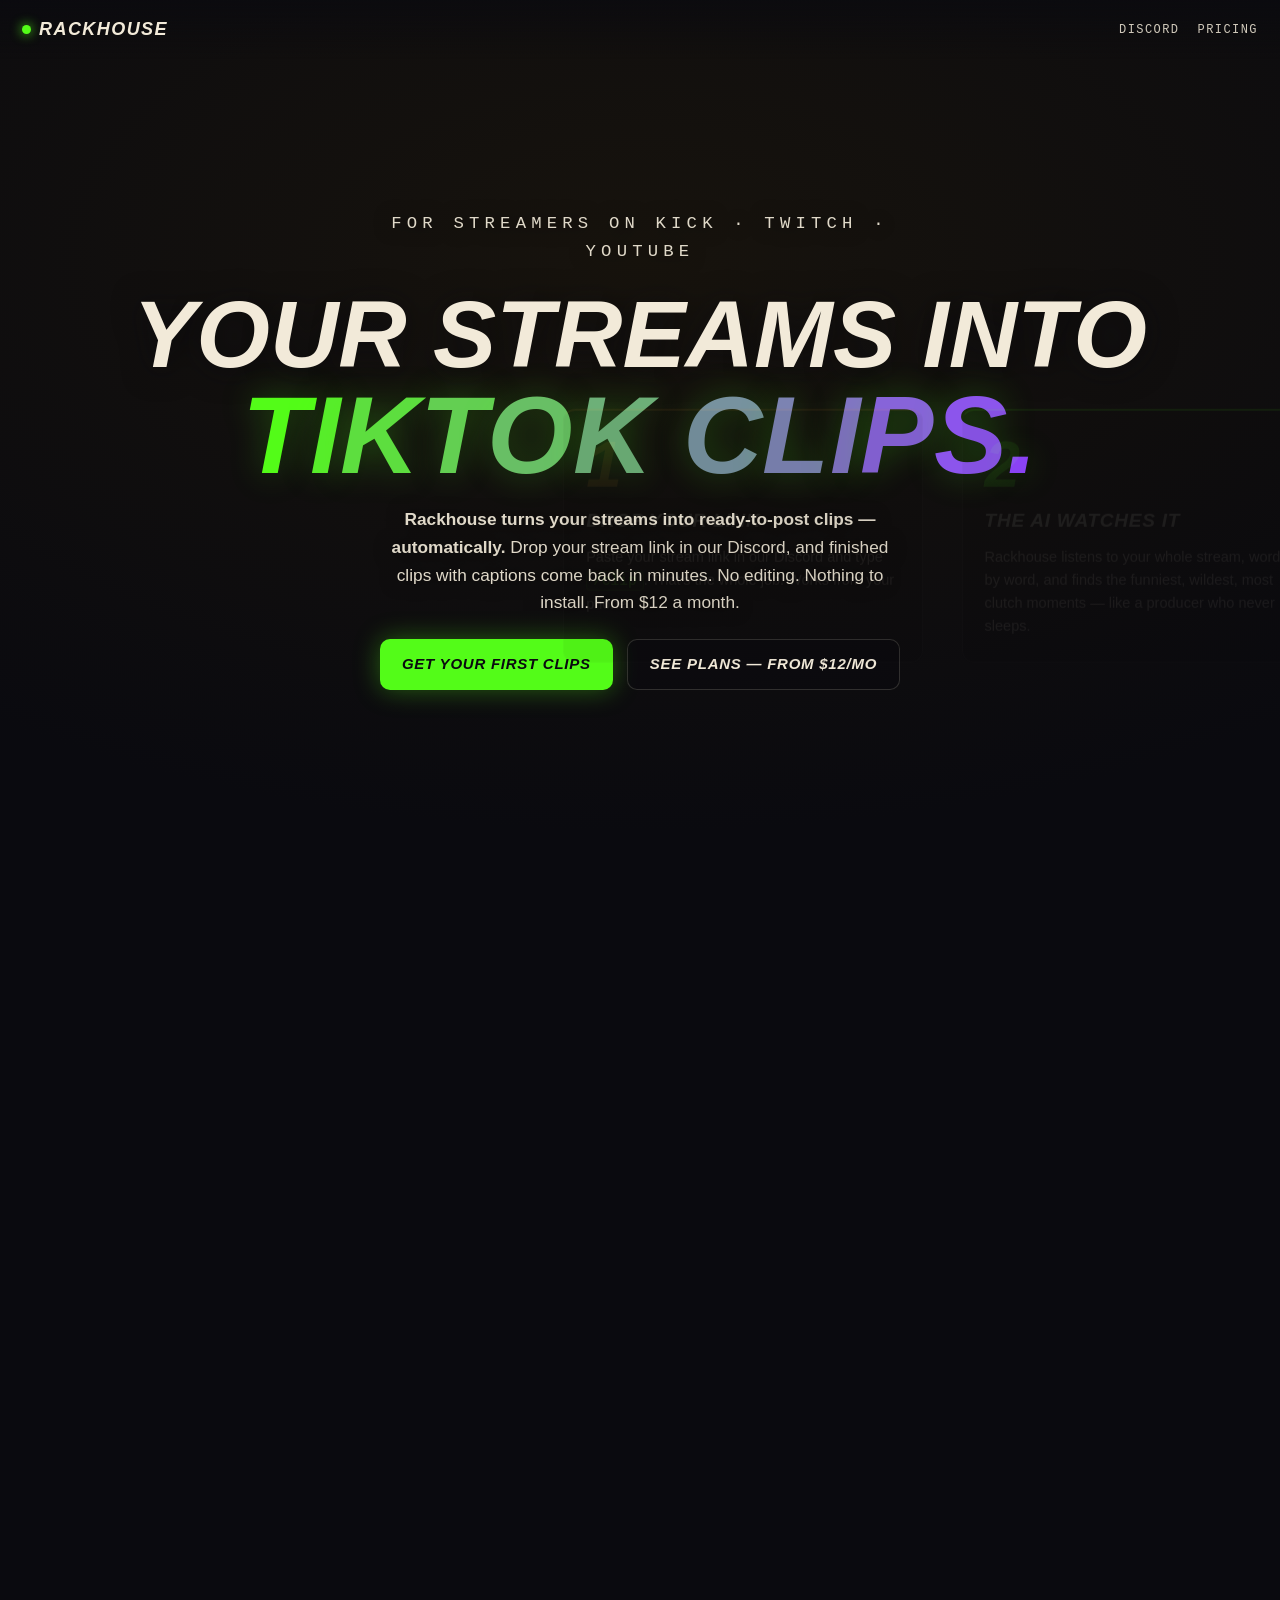
<file: index.html>
<!doctype html>
<html lang="en">
  <head>
    <meta charset="UTF-8" />
    <link rel="icon" href="data:image/svg+xml,<svg xmlns='http://www.w3.org/2000/svg' viewBox='0 0 100 100'><text y='.9em' font-size='90'>🥃</text></svg>" />
    <meta name="viewport" content="width=device-width, initial-scale=1.0" />
    <meta name="description" content="Rackhouse — the AI agent swarm that turns your streams into money. One continuous journey from the barrel to your desk. Runs in Discord or on your Mac." />
    <meta property="og:title" content="Rackhouse — the house that stacks your racks" />
    <meta property="og:description" content="12 AI agents clipping, posting, and hunting money moves while you stream, sleep, or touch grass. Scroll the journey." />
    <meta property="og:url" content="https://rackhouse.gg/" />
    <meta property="og:image" content="https://rackhouse.gg/assets/og-rackhouse.jpg" />
    <meta name="theme-color" content="#0a0a0f" />
    <title>Rackhouse — the house that stacks your racks</title>
    <script type="module" crossorigin src="/assets/index-CDtdxrWP.js"></script>
    <link rel="stylesheet" crossorigin href="/assets/index-D3w61Z0b.css">
  </head>
  <body>
    <div id="root"></div>
  </body>
</html>
</file>
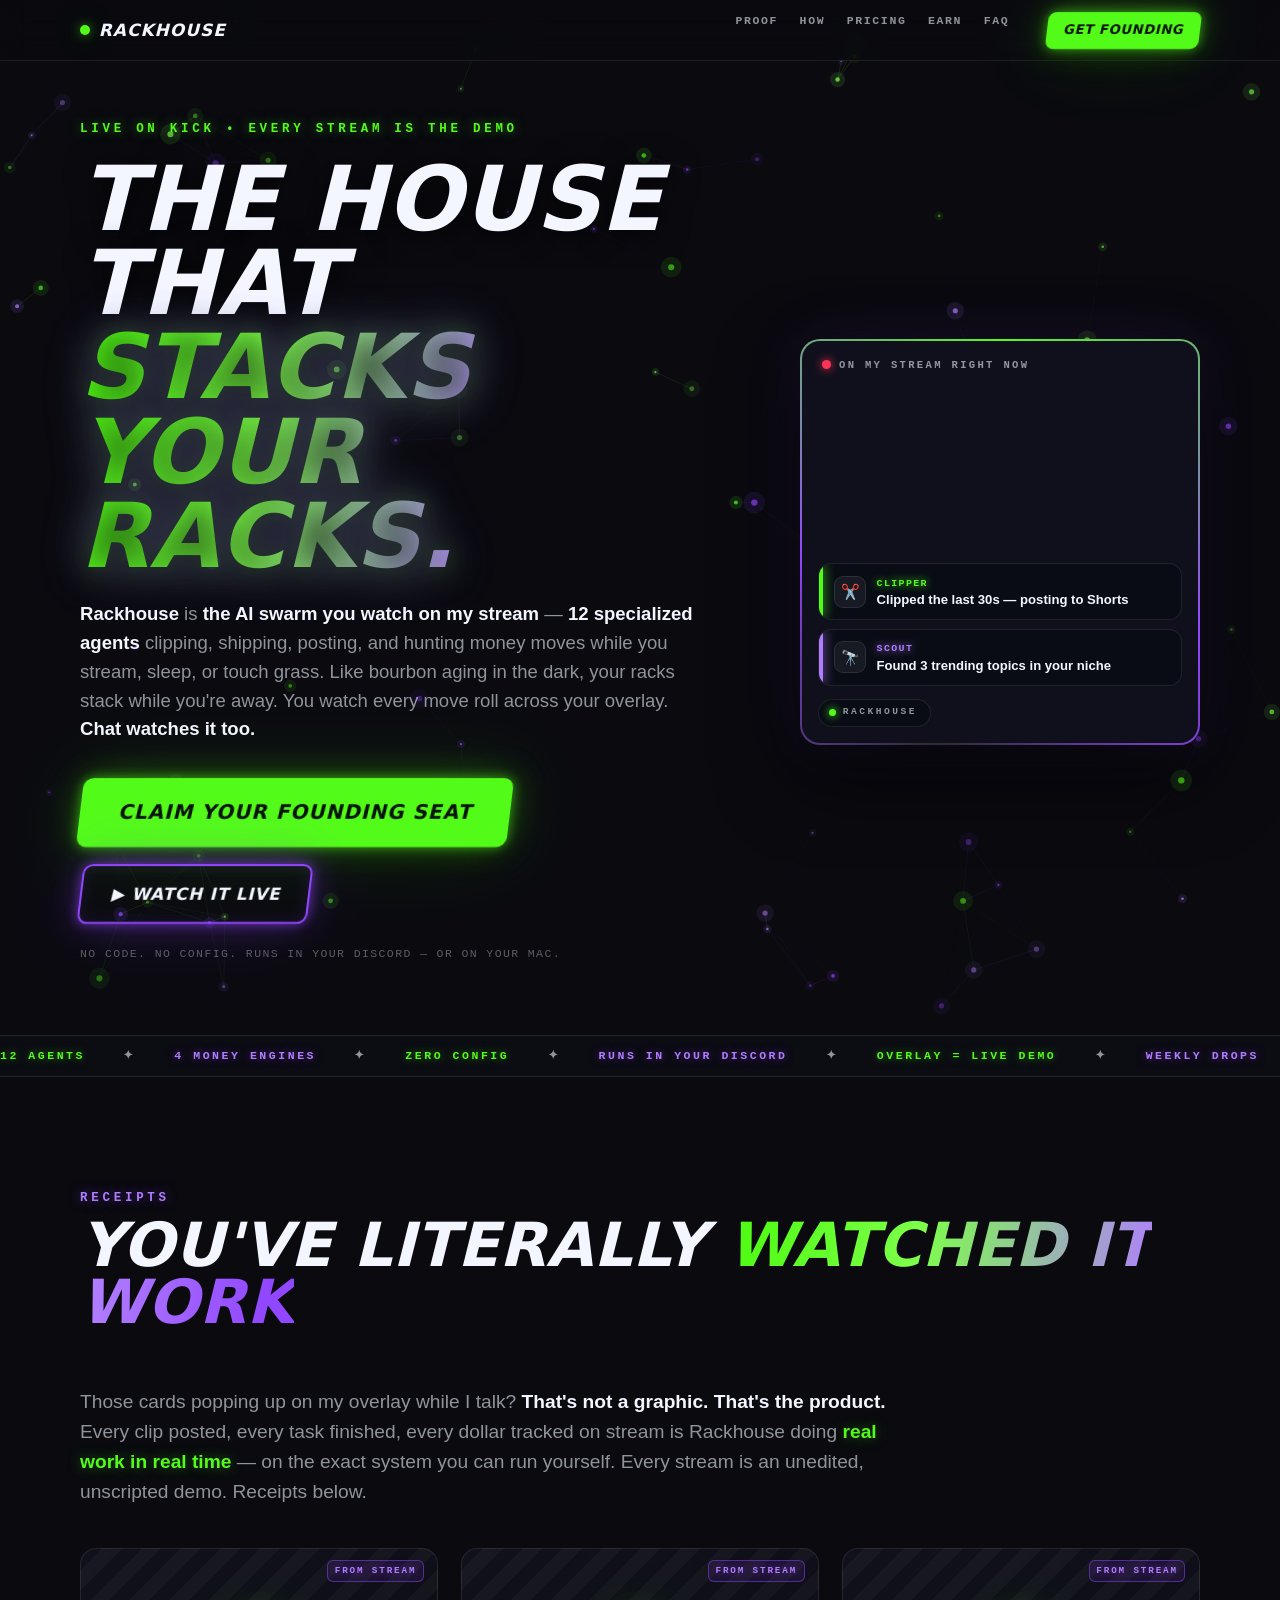
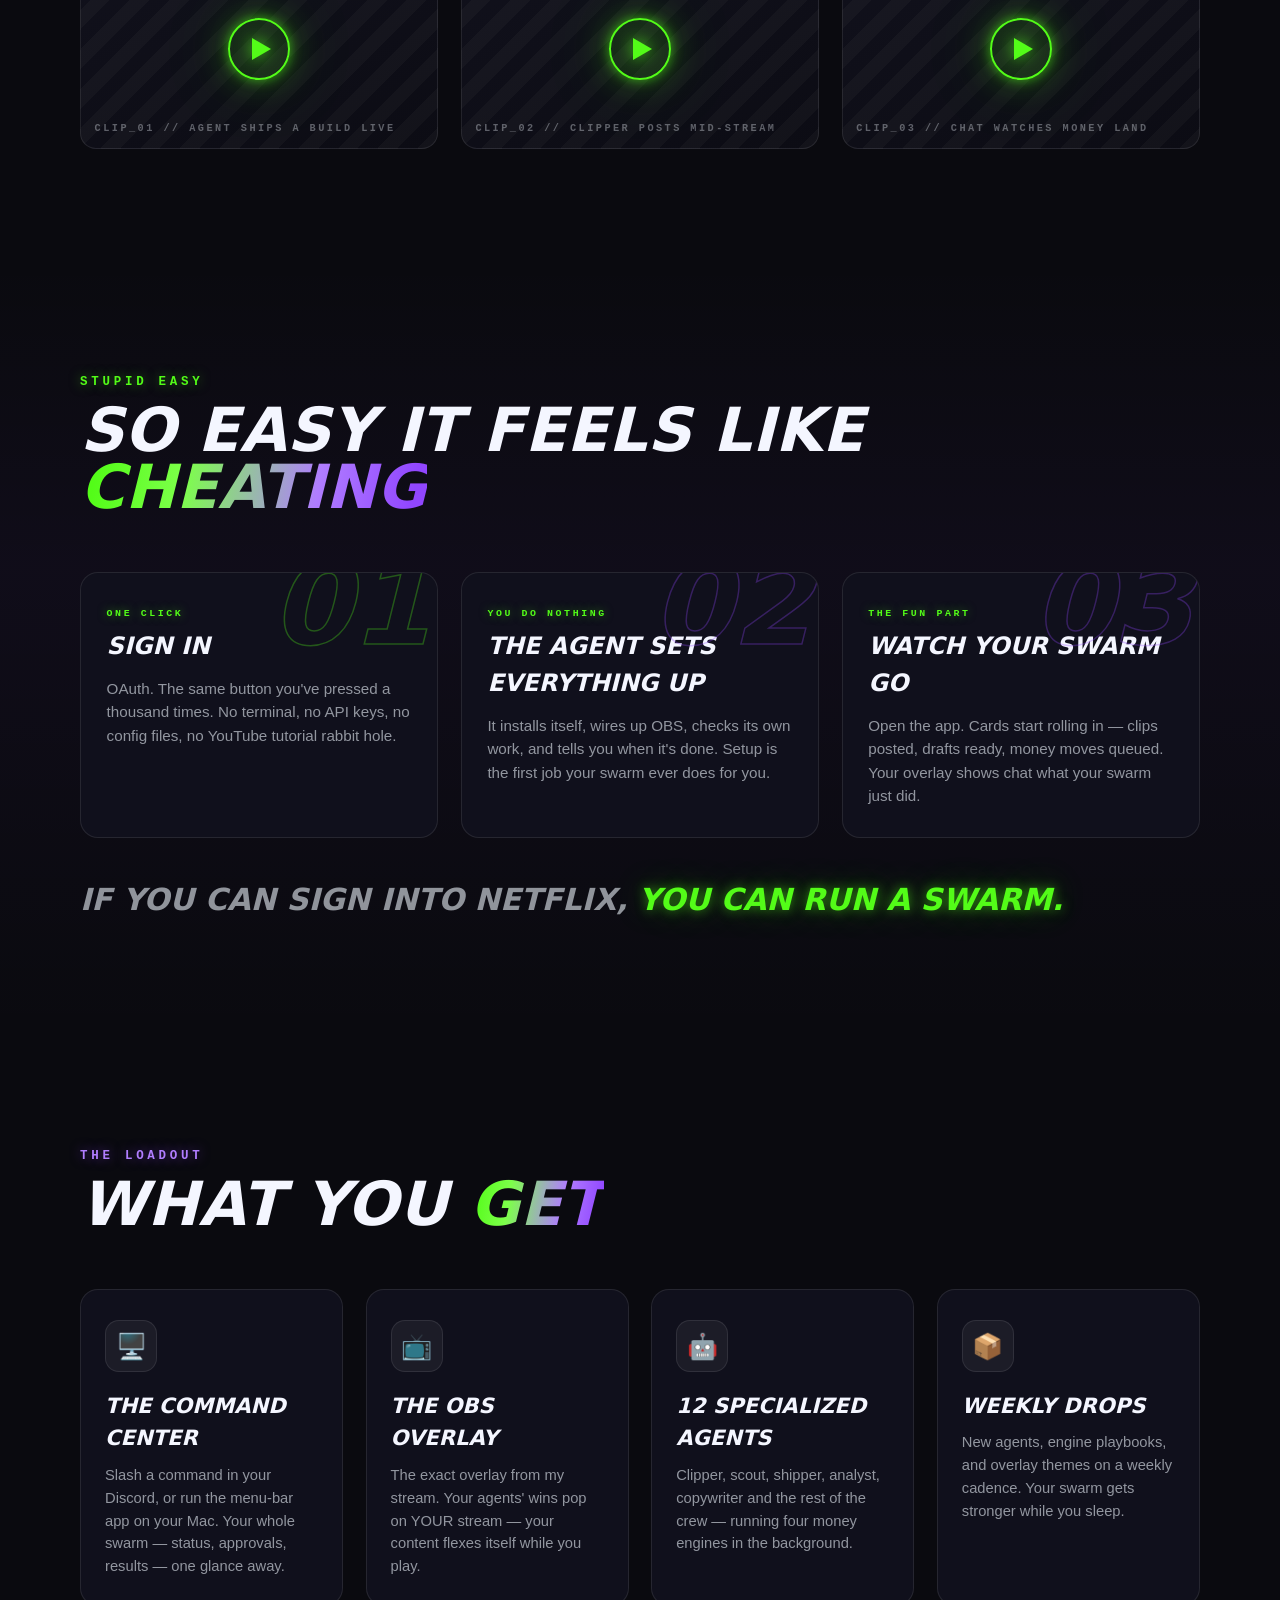
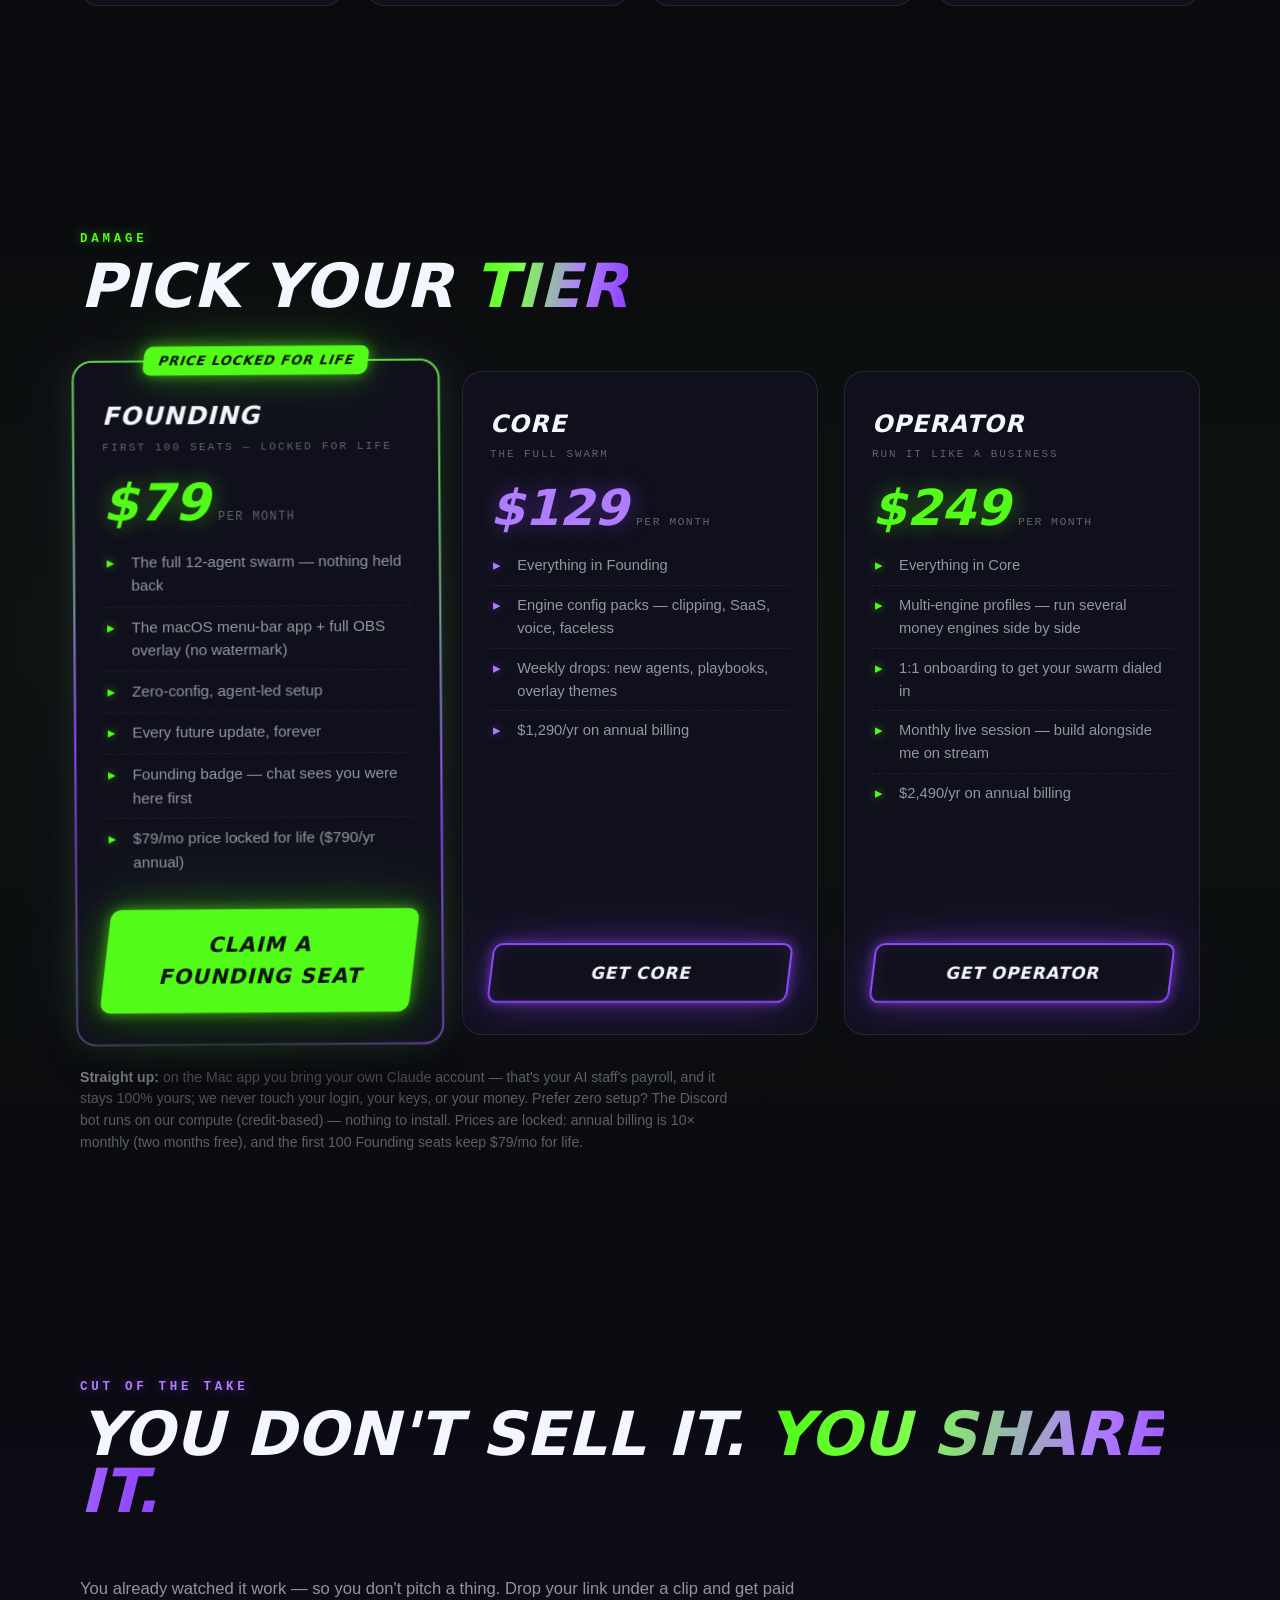
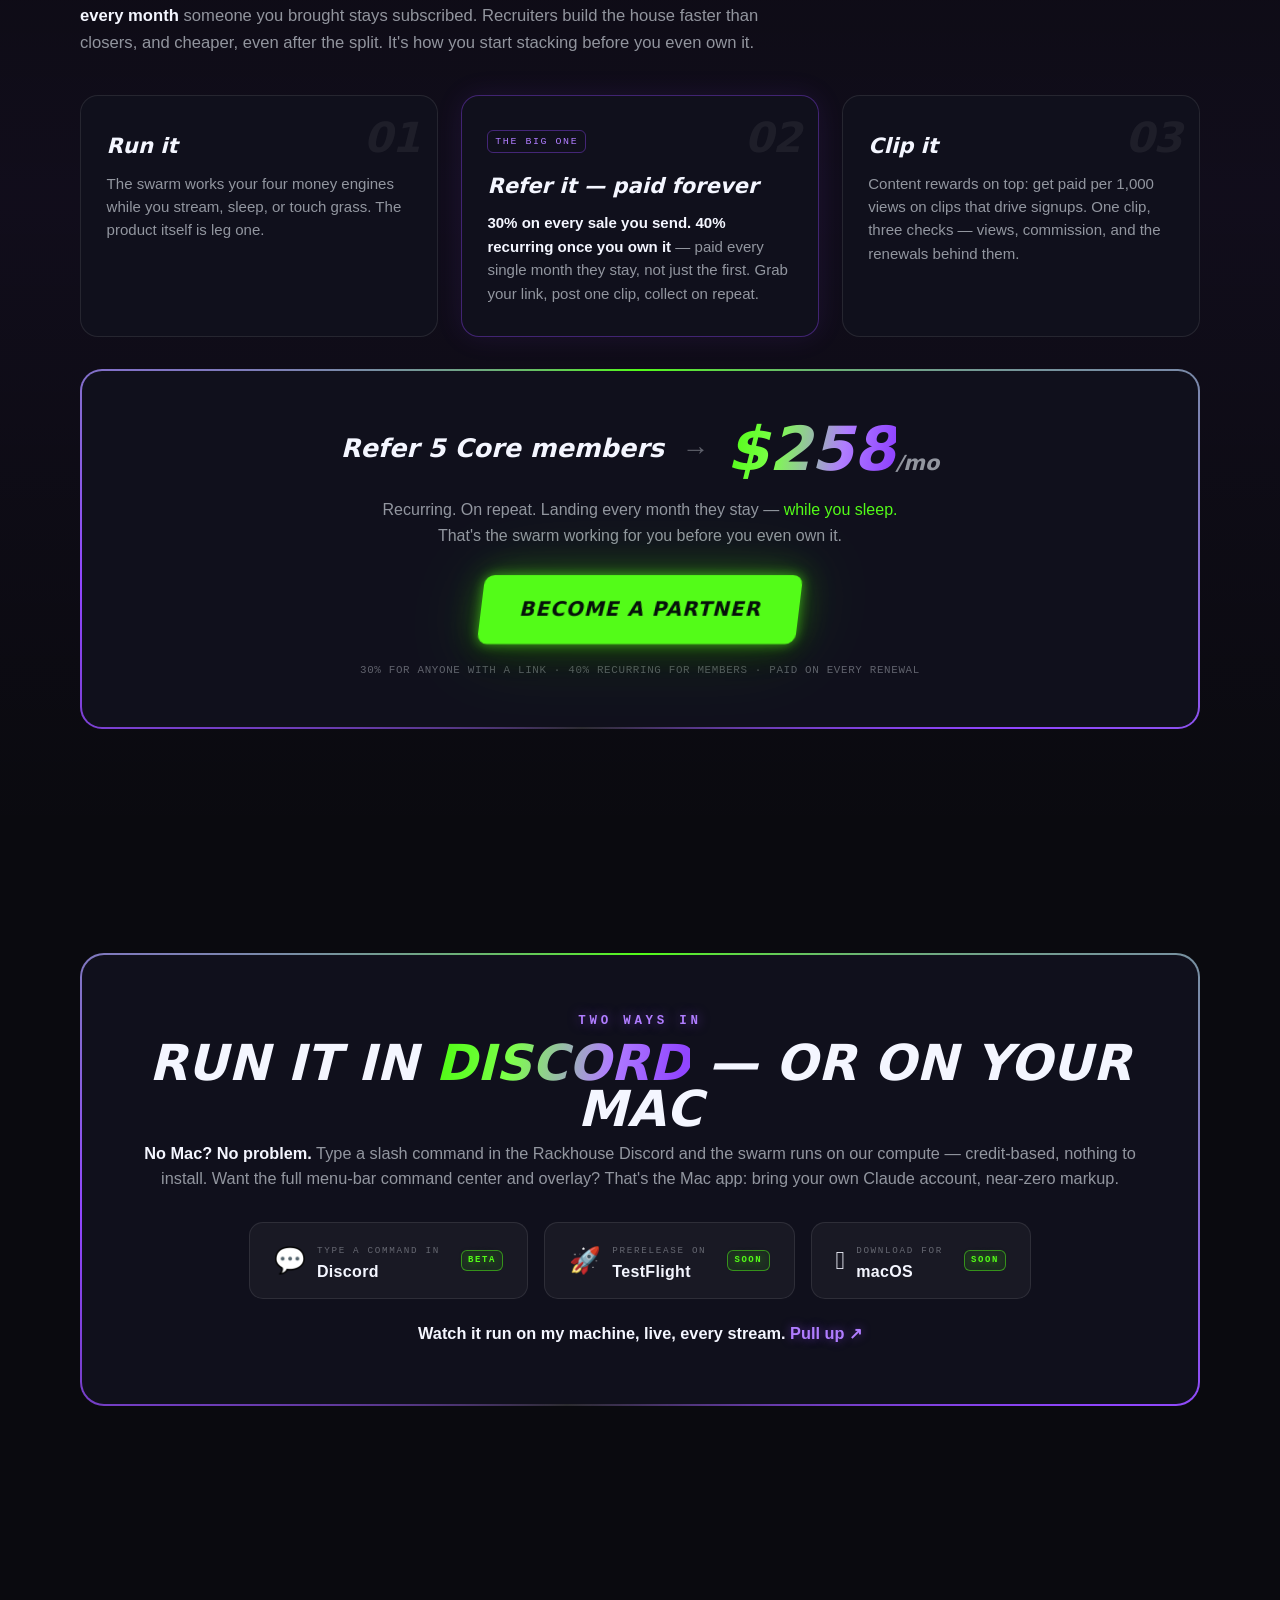
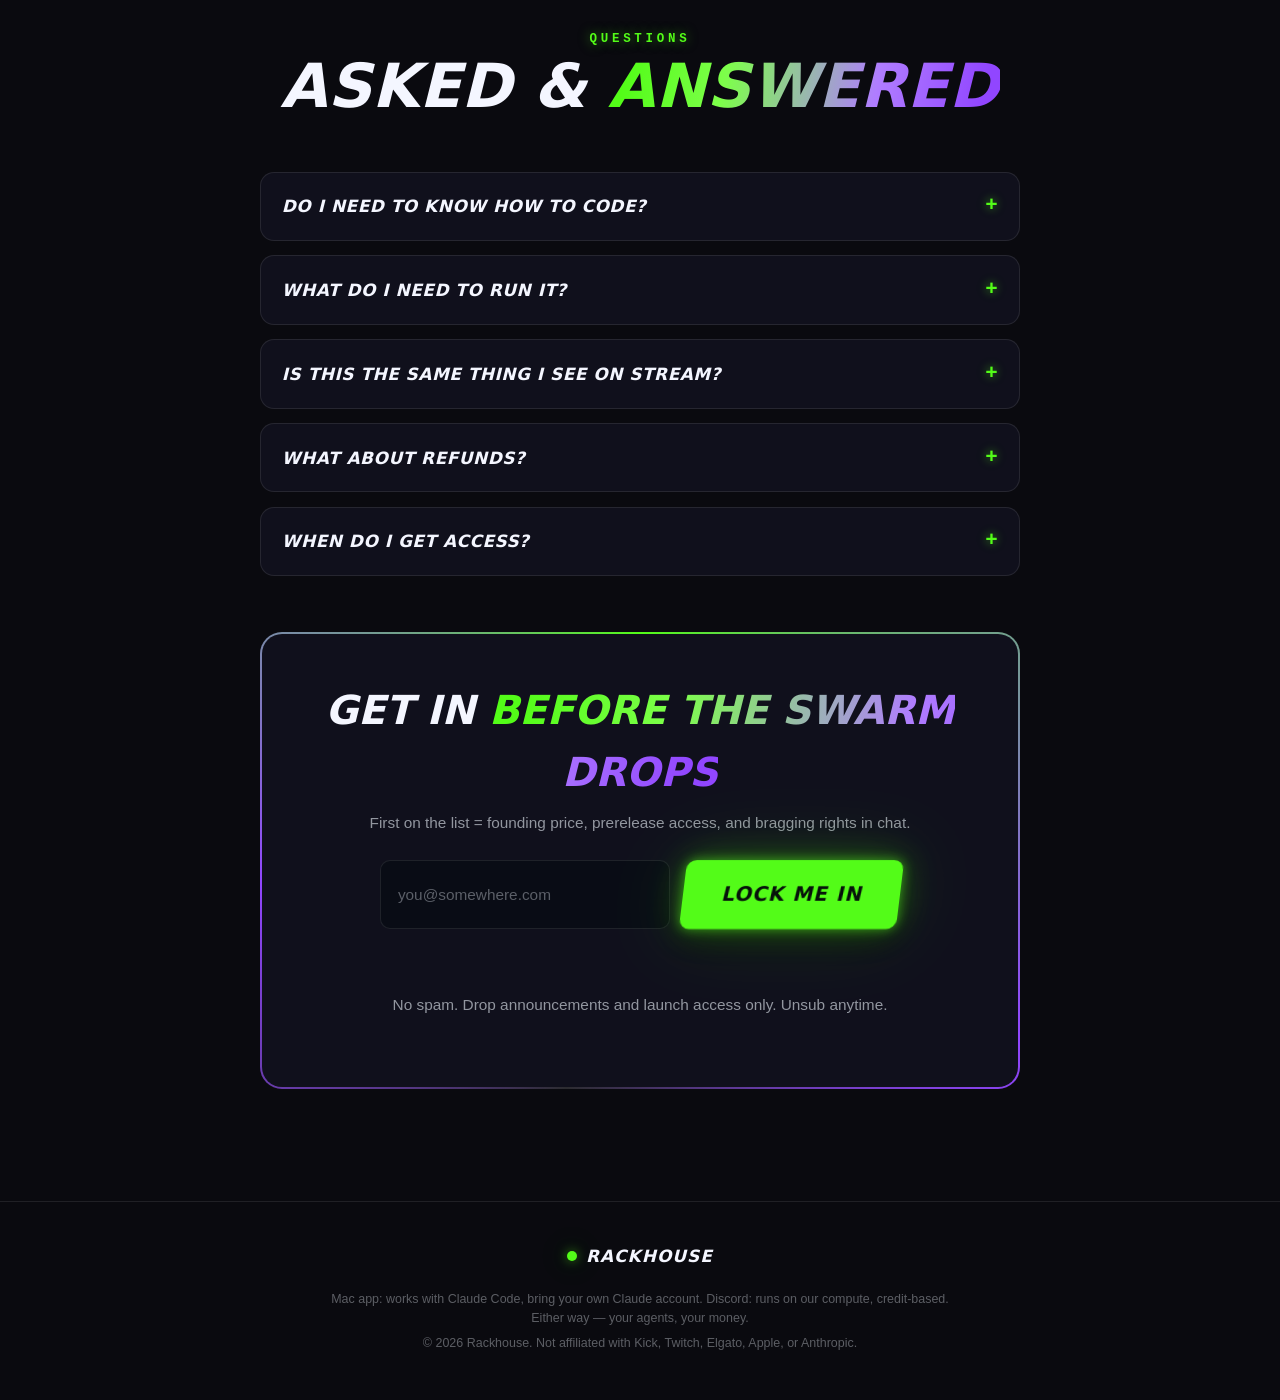
<file: classic.html>
<!DOCTYPE html>
<html lang="en">
<head>
<meta charset="utf-8">
<meta name="viewport" content="width=device-width, initial-scale=1">
<meta name="description" content="Rackhouse — the house that stacks your racks. The AI agent swarm you watch on my stream. 12 specialized agents, OBS overlay. Runs in Discord or on your Mac.">
<title>Rackhouse — the house that stacks your racks</title>
<!-- Social share (Open Graph + Twitter) -->
<meta property="og:type" content="website">
<meta property="og:url" content="https://rackhouse.gg/">
<meta property="og:title" content="Rackhouse — the house that stacks your racks">
<meta property="og:description" content="The AI agent swarm you watch on my stream. 12 agents clipping, shipping, posting, and hunting money moves while you stream, sleep, or touch grass. Runs in Discord — or on your Mac.">
<meta property="og:image" content="https://rackhouse.gg/assets/og-rackhouse.jpg">
<meta property="og:image:width" content="1200">
<meta property="og:image:height" content="800">
<meta name="twitter:card" content="summary_large_image">
<meta name="twitter:title" content="Rackhouse — the house that stacks your racks">
<meta name="twitter:description" content="The AI agent swarm you watch on my stream. Your racks stack while you're away.">
<meta name="twitter:image" content="https://rackhouse.gg/assets/og-rackhouse.jpg">
<meta name="theme-color" content="#0a0a0f">
<!-- ============================================================
     Fully self-contained landing page. Zero external requests.
     Inline CSS + JS only. System fonts styled aggressively.
     Rebrand: change PRODUCT_NAME once at the top of the script.
     ============================================================ -->
<style>
  /* ========== reset ========== */
  *, *::before, *::after { box-sizing: border-box; margin: 0; padding: 0; }
  html { scroll-behavior: smooth; }
  img, canvas, svg { display: block; max-width: 100%; }
  button, input { font: inherit; color: inherit; }
  a { color: inherit; text-decoration: none; }
  ul { list-style: none; }

  /* ========== tokens ========== */
  :root {
    --bg:      #0a0a0f;
    --bg2:     #0e0e17;
    --panel:   #10101c;
    --green:   #53fc18;
    --green-d: #2f9e0c;
    --purple:  #9146ff;
    --purple-l:#b07dff;
    --white:   #f4f6ff;
    --dim:     rgba(226, 232, 240, .62);
    --dimmer:  rgba(226, 232, 240, .38);
    --line:    rgba(255, 255, 255, .09);

    --display: "Avenir Next Condensed", "Helvetica Neue", "Arial Narrow", Impact, system-ui, sans-serif;
    --body:    -apple-system, BlinkMacSystemFont, "Segoe UI", Roboto, Helvetica, Arial, sans-serif;
    --mono:    ui-monospace, "SF Mono", SFMono-Regular, Menlo, Consolas, monospace;

    --overshoot: cubic-bezier(.34, 1.56, .64, 1);
    --snap:      cubic-bezier(.21, .9, .35, 1);

    --glow-g: 0 0 12px rgba(83,252,24,.55), 0 0 34px rgba(83,252,24,.30), 0 0 80px rgba(83,252,24,.14);
    --glow-p: 0 0 12px rgba(145,70,255,.55), 0 0 34px rgba(145,70,255,.30), 0 0 80px rgba(145,70,255,.14);
  }

  @property --ga {
    syntax: "<angle>";
    initial-value: 0deg;
    inherits: false;
  }

  html, body { background: var(--bg); color: var(--white); }
  body {
    font-family: var(--body);
    line-height: 1.55;
    overflow-x: hidden;
    -webkit-font-smoothing: antialiased;
  }
  /* ambient corner glows for the whole page */
  body::before {
    content: "";
    position: fixed;
    inset: 0;
    z-index: -1;
    pointer-events: none;
    background:
      radial-gradient(900px 600px at 8% -5%,  rgba(83, 252, 24, .07), transparent 60%),
      radial-gradient(900px 600px at 96% 12%, rgba(145, 70, 255, .10), transparent 60%),
      radial-gradient(1100px 700px at 50% 115%, rgba(145, 70, 255, .07), transparent 62%);
  }

  ::selection { background: var(--green); color: #06120a; }

  /* ========== type ========== */
  .display {
    font-family: var(--display);
    font-weight: 900;
    font-style: italic;
    font-stretch: condensed;
    text-transform: uppercase;
    letter-spacing: .005em;
    line-height: .94;
  }
  .eyebrow {
    font-family: var(--mono);
    font-size: clamp(.66rem, 1.4vw, .78rem);
    font-weight: 700;
    letter-spacing: .3em;
    text-transform: uppercase;
    color: var(--green);
    text-shadow: 0 0 12px rgba(83, 252, 24, .5);
  }
  .eyebrow.purple { color: var(--purple-l); text-shadow: 0 0 12px rgba(145, 70, 255, .55); }

  .grad-text {
    background: linear-gradient(100deg, var(--green) 5%, #7dff4a 30%, var(--purple-l) 68%, var(--purple) 95%);
    -webkit-background-clip: text;
    background-clip: text;
    color: transparent;
    -webkit-text-fill-color: transparent;
  }

  /* ========== glitch (used sparingly) ========== */
  .glitch { position: relative; display: inline-block; }
  .glitch::before, .glitch::after {
    content: attr(data-text);
    position: absolute;
    inset: 0;
    opacity: 0;
    pointer-events: none;
    background: none;
    -webkit-background-clip: initial;
    background-clip: initial;
  }
  .glitch.glitching::before {
    opacity: .85;
    color: var(--green);
    -webkit-text-fill-color: var(--green);
    animation: glitchA .34s steps(2, end) both;
  }
  .glitch.glitching::after {
    opacity: .85;
    color: var(--purple);
    -webkit-text-fill-color: var(--purple);
    animation: glitchB .34s steps(2, end) both;
  }
  @keyframes glitchA {
    0%   { transform: translate(-4px, -2px); clip-path: inset(12% 0 62% 0); }
    40%  { transform: translate(3px, 1px);   clip-path: inset(48% 0 22% 0); }
    80%  { transform: translate(-2px, 0);    clip-path: inset(70% 0 8% 0); }
    100% { transform: translate(0, 0);       clip-path: inset(30% 0 48% 0); opacity: 0; }
  }
  @keyframes glitchB {
    0%   { transform: translate(4px, 2px);  clip-path: inset(58% 0 16% 0); }
    40%  { transform: translate(-3px, 0);   clip-path: inset(10% 0 74% 0); }
    80%  { transform: translate(2px, -1px); clip-path: inset(36% 0 40% 0); }
    100% { transform: translate(0, 0);      clip-path: inset(64% 0 20% 0); opacity: 0; }
  }

  /* ========== animated gradient border ========== */
  .gborder {
    position: relative;
    border: 2px solid transparent;
    border-radius: 20px;
    background:
      linear-gradient(var(--panel), var(--panel)) padding-box,
      conic-gradient(from var(--ga, 0deg), var(--green), var(--purple) 32%, rgba(255,255,255,.14) 55%, var(--purple) 74%, var(--green)) border-box;
    animation: spinBorder 5.5s linear infinite;
  }
  @keyframes spinBorder { to { --ga: 360deg; } }

  /* ========== reveal-on-scroll (overshoot entrance) ========== */
  .reveal {
    opacity: 0;
    transform: translateY(34px) scale(.97);
    transition:
      opacity .55s ease var(--d, 0s),
      transform .75s var(--overshoot) var(--d, 0s);
  }
  .reveal.in { opacity: 1; transform: none; }

  /* ========== layout ========== */
  .wrap { width: min(1120px, calc(100% - 2.5rem)); margin: 0 auto; }
  section { padding: clamp(4rem, 9vw, 7rem) 0; position: relative; }
  .sec-head { margin-bottom: clamp(2rem, 5vw, 3.5rem); }
  .sec-head h2 {
    font-size: clamp(2.1rem, 6vw, 3.8rem);
    margin-top: .55rem;
  }

  /* ========== nav ========== */
  nav {
    position: fixed;
    top: 0; left: 0; right: 0;
    z-index: 50;
    background: rgba(10, 10, 15, .72);
    backdrop-filter: blur(14px);
    -webkit-backdrop-filter: blur(14px);
    border-bottom: 1px solid var(--line);
  }
  .nav-inner {
    display: flex;
    align-items: center;
    gap: 1.4rem;
    height: 60px;
  }
  .logo {
    display: inline-flex;
    align-items: center;
    gap: .55rem;
    font-family: var(--display);
    font-weight: 900;
    font-style: italic;
    text-transform: uppercase;
    letter-spacing: .06em;
    font-size: 1.06rem;
    white-space: nowrap;
  }
  .logo .dot {
    width: 10px; height: 10px;
    border-radius: 50%;
    background: var(--green);
    box-shadow: var(--glow-g);
    animation: pulseDot 2.2s ease-in-out infinite;
  }
  @keyframes pulseDot {
    0%, 100% { transform: scale(1);    opacity: 1; }
    50%      { transform: scale(1.35); opacity: .75; }
  }
  .nav-links {
    display: flex;
    gap: 1.35rem;
    margin-left: auto;
    font-family: var(--mono);
    font-size: .72rem;
    font-weight: 700;
    letter-spacing: .14em;
    text-transform: uppercase;
    color: var(--dim);
  }
  .nav-links a { transition: color .2s, text-shadow .2s; }
  .nav-links a:hover { color: var(--green); text-shadow: 0 0 10px rgba(83,252,24,.6); }
  .nav-cta { margin-left: 1rem; }

  /* ========== buttons ========== */
  .btn {
    display: inline-block;
    position: relative;
    font-family: var(--display);
    font-weight: 900;
    font-style: italic;
    text-transform: uppercase;
    letter-spacing: .05em;
    border: 0;
    cursor: pointer;
    transform: skewX(-7deg);
    transition: transform .32s var(--overshoot), box-shadow .32s ease, filter .2s ease;
    will-change: transform;
  }
  .btn > span { display: inline-block; transform: skewX(7deg); }
  .btn-primary {
    background: var(--green);
    color: #06120a;
    font-size: clamp(1rem, 2.4vw, 1.25rem);
    padding: .95em 1.9em;
    border-radius: 10px;
    box-shadow: var(--glow-g), 0 14px 34px rgba(0, 0, 0, .5);
  }
  .btn-primary:hover {
    transform: skewX(-7deg) translateY(-3px) scale(1.04);
    box-shadow: 0 0 18px rgba(83,252,24,.8), 0 0 54px rgba(83,252,24,.42), 0 0 110px rgba(83,252,24,.2), 0 18px 40px rgba(0,0,0,.55);
  }
  .btn-primary:active { transform: skewX(-7deg) translateY(1px) scale(.97); }
  .btn-ghost {
    background: transparent;
    color: var(--white);
    font-size: clamp(.92rem, 2vw, 1.05rem);
    padding: .9em 1.7em;
    border-radius: 10px;
    border: 2px solid var(--purple);
    box-shadow: var(--glow-p), inset 0 0 18px rgba(145, 70, 255, .12);
  }
  .btn-ghost:hover {
    transform: skewX(-7deg) translateY(-3px) scale(1.04);
    box-shadow: 0 0 18px rgba(145,70,255,.8), 0 0 54px rgba(145,70,255,.4), inset 0 0 26px rgba(145,70,255,.2);
  }
  .btn-ghost:active { transform: skewX(-7deg) translateY(1px) scale(.97); }
  .btn-sm { font-size: .82rem; padding: .62em 1.25em; border-radius: 8px; }

  /* ========== hero ========== */
  #hero {
    min-height: 100svh;
    display: flex;
    align-items: center;
    padding: 7.5rem 0 4.5rem;
    overflow: hidden;
    position: relative;
  }
  #fx {
    position: absolute;
    inset: 0;
    z-index: 0;
    pointer-events: none;
  }
  .hero-inner {
    position: relative;
    z-index: 1;
    display: grid;
    grid-template-columns: minmax(0, 7fr) minmax(0, 5fr);
    gap: clamp(2rem, 5vw, 4rem);
    align-items: center;
  }
  .hero-copy h1 {
    font-size: clamp(2.7rem, 7.4vw, 5.6rem);
    margin: 1.1rem 0 1.4rem;
    text-shadow: 0 4px 30px rgba(0, 0, 0, .65);
  }
  .hero-copy h1 .line2 { display: inline-block; filter: drop-shadow(0 0 22px rgba(145, 70, 255, .45)) drop-shadow(0 0 10px rgba(83, 252, 24, .3)); }
  .hero-sub {
    max-width: 34em;
    font-size: clamp(1rem, 2.2vw, 1.16rem);
    color: var(--dim);
    margin-bottom: 2.1rem;
  }
  .hero-sub strong { color: var(--white); }
  .hero-ctas { display: flex; flex-wrap: wrap; gap: 1.1rem; align-items: center; }
  .hero-note {
    margin-top: 1.3rem;
    font-family: var(--mono);
    font-size: .72rem;
    letter-spacing: .12em;
    text-transform: uppercase;
    color: var(--dimmer);
  }

  /* hero: mock overlay demo (the product demoing itself) */
  .hero-demo {
    justify-self: end;
    width: min(400px, 100%);
    transform: rotate(1.6deg);
  }
  .demo-window {
    border-radius: 20px;
    padding: 1rem;
    box-shadow: 0 30px 80px rgba(0, 0, 0, .6), 0 0 60px rgba(145, 70, 255, .12);
  }
  .demo-titlebar {
    display: flex;
    align-items: center;
    gap: .5rem;
    padding: 0 .25rem .8rem;
    font-family: var(--mono);
    font-size: .66rem;
    font-weight: 700;
    letter-spacing: .22em;
    text-transform: uppercase;
    color: var(--dim);
  }
  .demo-titlebar .rec {
    width: 9px; height: 9px;
    border-radius: 50%;
    background: #ff3355;
    box-shadow: 0 0 10px #ff3355;
    animation: pulseDot 1.4s ease-in-out infinite;
  }
  .demo-feed {
    display: flex;
    flex-direction: column;
    min-height: 300px;
    justify-content: flex-end;
  }
  .dcard {
    display: flex;
    align-items: flex-start;
    gap: .65rem;
    padding: .7rem .8rem .7rem .95rem;
    margin-top: .55rem;
    border-radius: 13px;
    background: rgba(9, 12, 20, .85);
    border: 1px solid var(--line);
    position: relative;
    overflow: hidden;
    opacity: 0;
    transform: translateX(46px) scale(.94);
    transition: opacity .4s ease, transform .55s var(--overshoot);
  }
  .dcard.in { opacity: 1; transform: none; }
  .dcard.out { opacity: 0; transform: translateX(-30px) scale(.92); transition: opacity .3s ease, transform .3s ease; }
  .dcard::before {
    content: "";
    position: absolute;
    left: 0; top: 0; bottom: 0;
    width: 4px;
    background: var(--ac, var(--green));
    box-shadow: 0 0 12px var(--ac, var(--green));
  }
  .dcard .ic {
    flex: 0 0 auto;
    width: 32px; height: 32px;
    display: flex; align-items: center; justify-content: center;
    font-size: 15px;
    border-radius: 9px;
    background: rgba(255, 255, 255, .06);
    border: 1px solid var(--line);
  }
  .dcard .ag {
    font-size: .62rem;
    font-weight: 800;
    font-family: var(--mono);
    letter-spacing: .14em;
    text-transform: uppercase;
    color: var(--ac, var(--green));
    text-shadow: 0 0 9px var(--ac, var(--green));
  }
  .dcard .tt { font-size: .82rem; font-weight: 650; line-height: 1.3; color: var(--white); }
  .demo-chip {
    display: inline-flex;
    align-items: center;
    gap: .45rem;
    margin-top: .8rem;
    padding: .35rem .8rem .35rem .6rem;
    border-radius: 999px;
    background: rgba(9, 12, 20, .85);
    border: 1px solid var(--line);
    font-family: var(--mono);
    font-size: .6rem;
    font-weight: 800;
    letter-spacing: .26em;
    text-transform: uppercase;
    color: var(--dim);
  }
  .demo-chip .dot {
    width: 7px; height: 7px;
    border-radius: 50%;
    background: var(--green);
    box-shadow: 0 0 8px var(--green);
  }

  /* ========== ticker ========== */
  .ticker {
    overflow: hidden;
    border-top: 1px solid var(--line);
    border-bottom: 1px solid var(--line);
    background: rgba(14, 14, 23, .6);
    padding: .68rem 0;
    position: relative;
    z-index: 2;
  }
  .ticker-track {
    display: flex;
    width: max-content;
    animation: tickerScroll 26s linear infinite;
  }
  .ticker-track > span {
    display: inline-flex;
    align-items: center;
    gap: 2.4rem;
    padding-right: 2.4rem;
    font-family: var(--mono);
    font-size: .72rem;
    font-weight: 700;
    letter-spacing: .22em;
    text-transform: uppercase;
    white-space: nowrap;
    color: var(--dim);
  }
  .ticker-track b { color: var(--green); text-shadow: 0 0 10px rgba(83, 252, 24, .55); font-weight: 700; }
  .ticker-track i { color: var(--purple-l); text-shadow: 0 0 10px rgba(145, 70, 255, .55); font-style: normal; }
  @keyframes tickerScroll { to { transform: translateX(-50%); } }

  /* ========== proof ========== */
  .proof-lead {
    max-width: 42em;
    font-size: clamp(1.02rem, 2.3vw, 1.2rem);
    color: var(--dim);
  }
  .proof-lead strong { color: var(--white); }
  .proof-lead .hl-g { color: var(--green); font-weight: 700; text-shadow: 0 0 14px rgba(83, 252, 24, .4); }
  .clip-grid {
    display: grid;
    grid-template-columns: repeat(auto-fit, minmax(250px, 1fr));
    gap: 1.4rem;
    margin-top: 2.6rem;
  }
  /* TODO: replace the three .clip-slot frames with real clip embeds
     (self-host the mp4s or swap in Kick clip iframes at ship time). */
  .clip-slot {
    aspect-ratio: 16 / 9;
    border-radius: 16px;
    border: 1px solid var(--line);
    position: relative;
    overflow: hidden;
    display: flex;
    align-items: center;
    justify-content: center;
    background:
      repeating-linear-gradient(-45deg, rgba(255,255,255,.028) 0 14px, transparent 14px 28px),
      linear-gradient(160deg, #11111c, #0c0c14);
    transform: rotate(var(--tilt, -1deg));
    transition: transform .45s var(--overshoot), box-shadow .35s ease, border-color .35s ease;
  }
  .clip-slot:nth-child(2) { --tilt: 1.2deg; }
  .clip-slot:nth-child(3) { --tilt: -.8deg; }
  .clip-slot:hover {
    transform: rotate(0deg) translateY(-6px) scale(1.03);
    border-color: rgba(83, 252, 24, .55);
    box-shadow: var(--glow-g), 0 22px 50px rgba(0, 0, 0, .5);
  }
  .clip-slot .play {
    width: 62px; height: 62px;
    border-radius: 50%;
    display: flex; align-items: center; justify-content: center;
    background: rgba(83, 252, 24, .12);
    border: 2px solid var(--green);
    box-shadow: var(--glow-g);
    transition: transform .35s var(--overshoot);
  }
  .clip-slot:hover .play { transform: scale(1.15); }
  .clip-slot .play::before {
    content: "";
    width: 0; height: 0;
    margin-left: 5px;
    border-style: solid;
    border-width: 11px 0 11px 19px;
    border-color: transparent transparent transparent var(--green);
    filter: drop-shadow(0 0 8px rgba(83, 252, 24, .8));
  }
  .clip-slot .tag {
    position: absolute;
    left: .85rem; bottom: .7rem;
    font-family: var(--mono);
    font-size: .64rem;
    font-weight: 700;
    letter-spacing: .24em;
    text-transform: uppercase;
    color: var(--dimmer);
  }
  .clip-slot .badge-live {
    position: absolute;
    right: .85rem; top: .7rem;
    font-family: var(--mono);
    font-size: .58rem;
    font-weight: 800;
    letter-spacing: .2em;
    padding: .28em .7em;
    border-radius: 6px;
    color: var(--purple-l);
    border: 1px solid rgba(145, 70, 255, .5);
    background: rgba(145, 70, 255, .1);
    text-shadow: 0 0 8px rgba(145, 70, 255, .6);
  }

  /* ========== how easy ========== */
  #how { background: linear-gradient(180deg, transparent, rgba(145, 70, 255, .045) 40%, transparent); }
  .steps {
    display: grid;
    grid-template-columns: repeat(auto-fit, minmax(240px, 1fr));
    gap: 1.4rem;
  }
  .step {
    position: relative;
    padding: 2.1rem 1.6rem 1.8rem;
    border-radius: 18px;
    background: var(--panel);
    border: 1px solid var(--line);
    overflow: hidden;
    transform: rotate(var(--tilt, -.7deg));
    transition: transform .45s var(--overshoot), box-shadow .35s ease, border-color .35s ease;
  }
  .step:nth-child(2) { --tilt: .8deg; }
  .step:nth-child(3) { --tilt: -.5deg; }
  .step:hover {
    transform: rotate(0deg) translateY(-7px);
    border-color: rgba(145, 70, 255, .55);
    box-shadow: var(--glow-p), 0 22px 46px rgba(0, 0, 0, .5);
  }
  .step .num {
    position: absolute;
    right: .4rem; top: -1.6rem;
    font-family: var(--display);
    font-weight: 900;
    font-style: italic;
    font-size: 7.2rem;
    line-height: 1;
    color: transparent;
    -webkit-text-stroke: 1.5px rgba(145, 70, 255, .3);
    pointer-events: none;
    user-select: none;
  }
  .step:first-child .num { -webkit-text-stroke-color: rgba(83, 252, 24, .3); }
  .step h3 {
    font-family: var(--display);
    font-weight: 900;
    font-style: italic;
    text-transform: uppercase;
    font-size: 1.5rem;
    margin: .4rem 0 .7rem;
  }
  .step p { color: var(--dim); font-size: .95rem; max-width: 26em; }
  .step .kicker {
    font-family: var(--mono);
    font-size: .62rem;
    font-weight: 700;
    letter-spacing: .26em;
    text-transform: uppercase;
    color: var(--green);
    text-shadow: 0 0 10px rgba(83, 252, 24, .5);
  }
  .how-punch {
    margin-top: 2.4rem;
    font-family: var(--display);
    font-weight: 900;
    font-style: italic;
    text-transform: uppercase;
    font-size: clamp(1.2rem, 3.4vw, 1.9rem);
    color: var(--dim);
  }
  .how-punch b { color: var(--green); text-shadow: var(--glow-g); }

  /* ========== what you get ========== */
  .get-grid {
    display: grid;
    grid-template-columns: repeat(auto-fit, minmax(230px, 1fr));
    gap: 1.4rem;
  }
  .get-card {
    padding: 1.9rem 1.5rem 1.7rem;
    border-radius: 18px;
    background: var(--panel);
    border: 1px solid var(--line);
    position: relative;
    overflow: hidden;
    transform: rotate(var(--tilt, .6deg));
    transition: transform .45s var(--overshoot), box-shadow .35s ease, border-color .35s ease;
  }
  .get-card:nth-child(odd) { --tilt: -.7deg; }
  .get-card::after {
    content: "";
    position: absolute;
    inset: 0;
    opacity: 0;
    background: radial-gradient(420px 200px at 50% 0%, var(--hov, rgba(83, 252, 24, .12)), transparent 70%);
    transition: opacity .35s ease;
    pointer-events: none;
  }
  .get-card:hover {
    transform: rotate(0) translateY(-7px) scale(1.02);
    border-color: var(--hb, rgba(83, 252, 24, .55));
    box-shadow: 0 0 16px var(--hs, rgba(83,252,24,.4)), 0 0 50px var(--hs2, rgba(83,252,24,.18)), 0 22px 46px rgba(0,0,0,.5);
  }
  .get-card:hover::after { opacity: 1; }
  .get-card.alt { --hov: rgba(145, 70, 255, .14); --hb: rgba(145, 70, 255, .6); --hs: rgba(145,70,255,.45); --hs2: rgba(145,70,255,.2); }
  .get-card .gi {
    width: 52px; height: 52px;
    display: flex; align-items: center; justify-content: center;
    font-size: 25px;
    border-radius: 14px;
    background: rgba(255, 255, 255, .05);
    border: 1px solid var(--line);
    margin-bottom: 1.1rem;
  }
  .get-card h3 {
    font-family: var(--display);
    font-weight: 900;
    font-style: italic;
    text-transform: uppercase;
    font-size: 1.32rem;
    margin-bottom: .55rem;
  }
  .get-card p { color: var(--dim); font-size: .92rem; }

  /* ========== pricing ========== */
  #pricing { background: linear-gradient(180deg, transparent, rgba(83, 252, 24, .04) 45%, transparent); }
  .price-grid {
    display: grid;
    grid-template-columns: repeat(auto-fit, minmax(260px, 1fr));
    gap: 1.6rem;
    align-items: stretch;
  }
  .tier {
    display: flex;
    flex-direction: column;
    padding: 2.1rem 1.7rem 1.9rem;
    border-radius: 20px;
    background: var(--panel);
    border: 1px solid var(--line);
    position: relative;
    transform: rotate(var(--tilt, 0deg));
    transition: transform .45s var(--overshoot), box-shadow .35s ease, border-color .35s ease;
  }
  .tier:hover { transform: rotate(0) translateY(-8px); box-shadow: 0 26px 56px rgba(0, 0, 0, .55); }
  .tier[data-accent="green"]:hover  { border-color: rgba(83, 252, 24, .5);  box-shadow: var(--glow-g), 0 26px 56px rgba(0,0,0,.55); }
  .tier[data-accent="purple"]:hover { border-color: rgba(145, 70, 255, .5); box-shadow: var(--glow-p), 0 26px 56px rgba(0,0,0,.55); }
  .tier.featured {
    border: 2px solid transparent;
    background:
      linear-gradient(var(--panel), var(--panel)) padding-box,
      conic-gradient(from var(--ga, 0deg), var(--green), var(--purple) 34%, rgba(255,255,255,.16) 52%, var(--purple) 72%, var(--green)) border-box;
    animation: spinBorder 5.5s linear infinite;
    transform: scale(1.035) rotate(-.4deg);
    z-index: 1;
    box-shadow: 0 0 30px rgba(83, 252, 24, .12), 0 0 60px rgba(145, 70, 255, .12), 0 30px 60px rgba(0, 0, 0, .55);
  }
  .tier.featured:hover { transform: scale(1.05) rotate(0); }
  .tier .flag {
    position: absolute;
    top: -0.95rem;
    left: 50%;
    transform: translateX(-50%) skewX(-7deg);
    font-family: var(--display);
    font-weight: 900;
    font-style: italic;
    text-transform: uppercase;
    letter-spacing: .08em;
    font-size: .78rem;
    padding: .34em 1.1em;
    border-radius: 8px;
    background: var(--green);
    color: #06120a;
    box-shadow: var(--glow-g);
    white-space: nowrap;
  }
  .tier .t-name {
    font-family: var(--display);
    font-weight: 900;
    font-style: italic;
    text-transform: uppercase;
    font-size: 1.5rem;
    letter-spacing: .04em;
  }
  .tier .t-tag { font-family: var(--mono); font-size: .68rem; letter-spacing: .18em; text-transform: uppercase; color: var(--dimmer); margin-top: .2rem; }
  .tier .t-price {
    display: flex;
    align-items: baseline;
    gap: .5rem;
    margin: 1.3rem 0 .4rem;
  }
  .tier .t-amount {
    font-family: var(--display);
    font-weight: 900;
    font-style: italic;
    font-size: 3.1rem;
    line-height: 1;
  }
  .tier[data-accent="green"]  .t-amount { color: var(--green);  text-shadow: 0 0 22px rgba(83, 252, 24, .4); }
  .tier[data-accent="purple"] .t-amount { color: var(--purple-l); text-shadow: 0 0 22px rgba(145, 70, 255, .45); }
  .tier .t-period { font-family: var(--mono); font-size: .72rem; letter-spacing: .12em; text-transform: uppercase; color: var(--dimmer); }
  .tier .t-feats { flex: 1; margin: .4rem 0 1.6rem; }
  .tier .t-feats li {
    padding: .5rem 0 .5rem 1.7rem;
    position: relative;
    font-size: .92rem;
    color: var(--dim);
    border-bottom: 1px dashed rgba(255, 255, 255, .07);
  }
  .tier .t-feats li:last-child { border-bottom: 0; }
  .tier .t-feats li::before {
    content: "▸";
    position: absolute;
    left: .2rem;
    color: var(--green);
    text-shadow: 0 0 8px rgba(83, 252, 24, .6);
  }
  .tier[data-accent="purple"] .t-feats li::before { color: var(--purple-l); text-shadow: 0 0 8px rgba(145, 70, 255, .6); }
  .tier .btn { align-self: stretch; text-align: center; }
  .price-note {
    margin-top: 2rem;
    font-size: .88rem;
    color: var(--dimmer);
    max-width: 46em;
  }
  .price-note strong { color: var(--dim); }

  /* ========== partners / earn ========== */
  #partners { background: linear-gradient(180deg, transparent, rgba(145, 70, 255, .05) 45%, transparent); }
  .sec-sub { color: var(--dim); max-width: 44em; margin: 1rem 0 0; font-size: 1.04rem; line-height: 1.62; }
  .sec-sub b { color: var(--white); }
  .earn-grid { display: grid; grid-template-columns: repeat(auto-fit, minmax(258px, 1fr)); gap: 1.4rem; margin: 2.4rem 0 2rem; }
  .earn-card { position: relative; padding: 1.9rem 1.6rem; border-radius: 18px; background: var(--panel); border: 1px solid var(--line); overflow: hidden; transition: transform .4s var(--overshoot), border-color .3s ease, box-shadow .3s ease; }
  .earn-card:hover { transform: translateY(-6px); }
  .earn-card[data-accent="green"]:hover { border-color: rgba(83, 252, 24, .45); box-shadow: var(--glow-g); }
  .earn-card[data-accent="purple"]:hover { border-color: rgba(145, 70, 255, .45); box-shadow: var(--glow-p); }
  .earn-card.featured { border-color: rgba(145, 70, 255, .38); box-shadow: 0 0 28px rgba(145, 70, 255, .1); }
  .earn-num { position: absolute; top: .6rem; right: 1.1rem; font-family: var(--display); font-style: italic; font-weight: 900; font-size: 2.6rem; color: rgba(255, 255, 255, .06); letter-spacing: -.02em; }
  .earn-tag { display: inline-block; font-family: var(--mono); font-size: .62rem; letter-spacing: .16em; text-transform: uppercase; color: var(--purple-l); border: 1px solid rgba(145, 70, 255, .4); border-radius: 6px; padding: .28em .7em; margin-bottom: .85rem; }
  .earn-card h3 { font-family: var(--display); font-style: italic; font-weight: 800; font-size: 1.32rem; margin: .2rem 0 .55rem; }
  .earn-card p { color: var(--dim); font-size: .94rem; line-height: 1.56; }
  .earn-card b { color: var(--white); }
  .money-math { text-align: center; padding: clamp(2rem, 5vw, 3rem) 1.8rem; border-radius: 22px; }
  .mm-line { display: flex; align-items: center; justify-content: center; gap: 1.1rem; flex-wrap: wrap; }
  .mm-label { font-family: var(--display); font-style: italic; font-weight: 800; font-size: clamp(1.2rem, 3vw, 1.6rem); }
  .mm-arrow { color: var(--dimmer); font-size: 1.7rem; }
  .mm-amount { font-family: var(--display); font-style: italic; font-weight: 900; line-height: 1; }
  .mm-amount .grad-text { font-size: clamp(2.8rem, 8vw, 3.8rem); }
  .mm-per { font-size: 1.3rem; color: var(--dim); }
  .mm-note { color: var(--dim); max-width: 34em; margin: 1.1rem auto 1.7rem; line-height: 1.6; }
  .mm-note em { color: var(--green); font-style: normal; }
  .mm-fine { margin-top: 1.1rem; font-family: var(--mono); font-size: .68rem; letter-spacing: .06em; text-transform: uppercase; color: var(--dimmer); }

  /* ========== prerelease ========== */
  #prerelease .pre-inner {
    padding: clamp(2.2rem, 6vw, 3.6rem);
    border-radius: 24px;
    text-align: center;
  }
  #prerelease h2 { font-size: clamp(1.9rem, 5vw, 3.1rem); margin-top: .5rem; }
  .store-badges {
    display: flex;
    flex-wrap: wrap;
    justify-content: center;
    gap: 1rem;
    margin: 1.9rem 0 1.4rem;
  }
  /* TODO: replace these placeholder pills with the real TestFlight public-link
     badge and App Store badge assets (inlined as data: URIs) once live. */
  .store-badge {
    display: inline-flex;
    align-items: center;
    gap: .7rem;
    padding: .8rem 1.5rem;
    border-radius: 14px;
    border: 1px solid var(--line);
    background: rgba(255, 255, 255, .04);
    text-align: left;
    transition: transform .35s var(--overshoot), border-color .3s, box-shadow .3s;
  }
  .store-badge:hover { transform: translateY(-4px); border-color: rgba(145, 70, 255, .5); box-shadow: var(--glow-p); }
  .store-badge .sb-ic { font-size: 1.6rem; }
  .store-badge .sb-top { font-family: var(--mono); font-size: .58rem; letter-spacing: .18em; text-transform: uppercase; color: var(--dimmer); }
  .store-badge .sb-main { font-weight: 800; font-size: 1rem; letter-spacing: .02em; }
  .store-badge .soon {
    margin-left: .6rem;
    font-family: var(--mono);
    font-size: .56rem;
    font-weight: 800;
    letter-spacing: .18em;
    padding: .3em .7em;
    border-radius: 6px;
    color: var(--green);
    border: 1px solid rgba(83, 252, 24, .5);
    background: rgba(83, 252, 24, .08);
    text-shadow: 0 0 8px rgba(83, 252, 24, .5);
  }
  .pre-line { color: var(--dim); font-size: 1.02rem; }
  .pre-line b { color: var(--white); }
  .pre-line a { color: var(--purple-l); font-weight: 700; text-shadow: 0 0 10px rgba(145, 70, 255, .5); }

  /* ========== FAQ + waitlist ========== */
  .faq-wrap { max-width: 760px; margin: 0 auto; }
  details {
    border: 1px solid var(--line);
    border-radius: 14px;
    background: var(--panel);
    margin-bottom: .9rem;
    overflow: hidden;
    transition: border-color .3s ease, box-shadow .3s ease;
  }
  details:hover, details[open] { border-color: rgba(83, 252, 24, .4); }
  details[open] { box-shadow: 0 0 22px rgba(83, 252, 24, .1); }
  summary {
    cursor: pointer;
    list-style: none;
    display: flex;
    align-items: center;
    gap: 1rem;
    padding: 1.1rem 1.3rem;
    font-family: var(--display);
    font-weight: 900;
    font-style: italic;
    text-transform: uppercase;
    font-size: 1.06rem;
    letter-spacing: .03em;
    user-select: none;
  }
  summary::-webkit-details-marker { display: none; }
  summary::after {
    content: "+";
    margin-left: auto;
    font-family: var(--mono);
    font-size: 1.3rem;
    font-style: normal;
    color: var(--green);
    text-shadow: 0 0 10px rgba(83, 252, 24, .6);
    transition: transform .35s var(--overshoot);
  }
  details[open] summary::after { transform: rotate(45deg); }
  details .a {
    padding: 0 1.3rem 1.2rem;
    color: var(--dim);
    font-size: .95rem;
    max-width: 60em;
  }
  details .a b { color: var(--white); }

  /* waitlist form */
  #waitlist { margin-top: 3.5rem; scroll-margin-top: 90px; }
  .wl-box {
    padding: clamp(1.8rem, 5vw, 2.8rem);
    border-radius: 22px;
    text-align: center;
  }
  .wl-box h3 {
    font-family: var(--display);
    font-weight: 900;
    font-style: italic;
    text-transform: uppercase;
    font-size: clamp(1.6rem, 4.5vw, 2.5rem);
    margin-bottom: .5rem;
  }
  .wl-box p { color: var(--dim); font-size: .96rem; margin-bottom: 1.6rem; }
  .wl-form {
    display: flex;
    gap: .8rem;
    max-width: 520px;
    margin: 0 auto;
    position: relative;
  }
  .wl-form input[type="email"] {
    flex: 1;
    min-width: 0;
    background: rgba(9, 12, 20, .85);
    border: 1px solid var(--line);
    border-radius: 10px;
    padding: .95em 1.1em;
    color: var(--white);
    font-size: .96rem;
    outline: none;
    transition: border-color .25s, box-shadow .25s;
  }
  .wl-form input[type="email"]::placeholder { color: var(--dimmer); }
  .wl-form input[type="email"]:focus {
    border-color: var(--green);
    box-shadow: 0 0 0 3px rgba(83, 252, 24, .18), var(--glow-g);
  }
  .wl-status {
    margin-top: 1rem;
    min-height: 1.4em;
    font-family: var(--mono);
    font-size: .74rem;
    font-weight: 700;
    letter-spacing: .14em;
    text-transform: uppercase;
  }
  .wl-status.ok { color: var(--green); text-shadow: 0 0 12px rgba(83, 252, 24, .6); }
  .wl-status.err { color: #ff5577; text-shadow: 0 0 12px rgba(255, 85, 119, .5); }
  .wl-fine { margin-top: .9rem; font-size: .72rem; color: var(--dimmer); }

  /* dom particle burst bits */
  .pbit {
    position: fixed;
    width: 7px; height: 7px;
    border-radius: 50%;
    pointer-events: none;
    z-index: 90;
  }

  /* ========== footer ========== */
  footer {
    border-top: 1px solid var(--line);
    padding: 2.6rem 0 3rem;
    text-align: center;
  }
  footer .f-logo {
    justify-content: center;
    display: inline-flex;
    margin-bottom: .9rem;
  }
  footer p { font-size: .78rem; color: var(--dimmer); max-width: 52em; margin: .35rem auto 0; }

  /* ========== responsive ========== */
  @media (max-width: 900px) {
    .hero-inner { grid-template-columns: 1fr; }
    .hero-demo { justify-self: center; transform: rotate(0deg); margin-top: 1.5rem; }
    .demo-feed { min-height: 240px; }
    .nav-links a:not(.nav-cta) { display: none; }
    .nav-links { gap: 0; }
  }
  @media (max-width: 560px) {
    .nav-inner { height: 54px; gap: .8rem; }
    .logo { font-size: .88rem; }
    .nav-cta { margin-left: 0; font-size: .7rem; padding: .55em 1em; }
    #hero { padding-top: 6rem; }
    .hero-ctas .btn { width: 100%; text-align: center; }
    .wl-form { flex-direction: column; }
    .tier.featured { transform: none; }
    .tier.featured:hover { transform: translateY(-8px); }
  }

  /* ========== reduced motion: kill the party ========== */
  @media (prefers-reduced-motion: reduce) {
    html { scroll-behavior: auto; }
    *, *::before, *::after { animation: none !important; transition: none !important; }
    .reveal, .dcard { opacity: 1 !important; transform: none !important; }
  }
</style>
</head>
<body>

  <!-- ================= NAV ================= -->
  <nav aria-label="Main">
    <div class="wrap nav-inner">
      <a class="logo" href="#hero"><span class="dot" aria-hidden="true"></span><span data-name>Rackhouse</span></a>
      <div class="nav-links">
        <a href="#proof">Proof</a>
        <a href="#how">How</a>
        <a href="#pricing">Pricing</a>
        <a href="#partners">Earn</a>
        <a href="#faq">FAQ</a>
        <a class="btn btn-primary btn-sm nav-cta" href="https://whop.com/rackhouse-ff71/rackhouse-founding" target="_blank" rel="noopener"><span>Get Founding</span></a>
      </div>
    </div>
  </nav>

  <!-- ================= 1. HERO ================= -->
  <header id="hero">
    <canvas id="fx" aria-hidden="true"></canvas>
    <div class="wrap hero-inner">
      <div class="hero-copy">
        <p class="eyebrow reveal">Live on Kick &bull; every stream is the demo</p>
        <h1 class="display reveal" style="--d:.08s">
          The house that<br>
          <span class="line2 grad-text glitch" id="glitch-line" data-text="STACKS YOUR RACKS.">stacks your racks.</span>
        </h1>
        <p class="hero-sub reveal" style="--d:.16s">
          <strong><span data-name>Rackhouse</span></strong> is <strong>the AI swarm you watch on my stream</strong> —
          <strong>12 specialized agents</strong> clipping, shipping, posting, and hunting money moves while you
          stream, sleep, or touch grass. Like bourbon aging in the dark, your racks stack while you're away.
          You watch every move roll across your overlay. <strong>Chat watches it too.</strong>
        </p>
        <div class="hero-ctas reveal" style="--d:.24s">
          <a class="btn btn-primary" id="hero-cta" href="https://whop.com/rackhouse-ff71/rackhouse-founding" target="_blank" rel="noopener"><span>Claim your founding seat</span></a>
          <!-- TODO: drop the real Kick channel URL into KICK_URL in the script below -->
          <a class="btn btn-ghost js-watch-live" href="#" target="_blank" rel="noopener"><span>&#9654;&#65038; Watch it live</span></a>
        </div>
        <p class="hero-note reveal" style="--d:.32s">No code. No config. Runs in your Discord &mdash; or on your Mac.</p>
      </div>

      <!-- the product demoing itself: mock overlay feed -->
      <div class="hero-demo reveal" style="--d:.3s" aria-label="Live overlay preview (simulated)">
        <div class="demo-window gborder">
          <div class="demo-titlebar"><span class="rec" aria-hidden="true"></span> On my stream right now</div>
          <div class="demo-feed" id="demo-feed"></div>
          <div class="demo-chip"><span class="dot" aria-hidden="true"></span><span data-name>Rackhouse</span></div>
        </div>
      </div>
    </div>
  </header>

  <!-- ================= ticker ================= -->
  <div class="ticker" aria-hidden="true">
    <div class="ticker-track" id="ticker-track">
      <span>
        <b>12 AGENTS</b> &#10022; <i>4 MONEY ENGINES</i> &#10022; <b>ZERO CONFIG</b> &#10022; <i>RUNS IN YOUR DISCORD</i> &#10022;
        <b>OVERLAY = LIVE DEMO</b> &#10022; <i>WEEKLY DROPS</i> &#10022; <b>CHAT SEES EVERYTHING</b> &#10022; <i>YOU KEEP EVERY DOLLAR</i> &#10022;
      </span>
      <!-- duplicated for the seamless loop -->
      <span>
        <b>12 AGENTS</b> &#10022; <i>4 MONEY ENGINES</i> &#10022; <b>ZERO CONFIG</b> &#10022; <i>RUNS IN YOUR DISCORD</i> &#10022;
        <b>OVERLAY = LIVE DEMO</b> &#10022; <i>WEEKLY DROPS</i> &#10022; <b>CHAT SEES EVERYTHING</b> &#10022; <i>YOU KEEP EVERY DOLLAR</i> &#10022;
      </span>
    </div>
  </div>

  <!-- ================= 2. PROOF ================= -->
  <section id="proof">
    <div class="wrap">
      <div class="sec-head reveal">
        <p class="eyebrow purple">Receipts</p>
        <h2 class="display">You've literally <span class="grad-text">watched it work</span></h2>
      </div>
      <p class="proof-lead reveal" style="--d:.08s">
        Those cards popping up on my overlay while I talk? <strong>That's not a graphic. That's the product.</strong>
        Every clip posted, every task finished, every dollar tracked on stream is
        <span data-name>Rackhouse</span> doing <span class="hl-g">real work in real time</span> —
        on the exact system you can run yourself. Every stream is an unedited, unscripted demo. Receipts below.
      </p>
      <div class="clip-grid">
        <!-- TODO: swap these placeholder frames for real clip embeds (self-hosted mp4 or Kick clip iframe) -->
        <div class="clip-slot reveal" style="--d:.05s" role="img" aria-label="Clip slot 1 placeholder">
          <span class="badge-live">FROM STREAM</span>
          <span class="play" aria-hidden="true"></span>
          <span class="tag">CLIP_01 // agent ships a build live</span>
        </div>
        <div class="clip-slot reveal" style="--d:.15s" role="img" aria-label="Clip slot 2 placeholder">
          <span class="badge-live">FROM STREAM</span>
          <span class="play" aria-hidden="true"></span>
          <span class="tag">CLIP_02 // clipper posts mid-stream</span>
        </div>
        <div class="clip-slot reveal" style="--d:.25s" role="img" aria-label="Clip slot 3 placeholder">
          <span class="badge-live">FROM STREAM</span>
          <span class="play" aria-hidden="true"></span>
          <span class="tag">CLIP_03 // chat watches money land</span>
        </div>
      </div>
    </div>
  </section>

  <!-- ================= 3. HOW EASY IT IS ================= -->
  <section id="how">
    <div class="wrap">
      <div class="sec-head reveal">
        <p class="eyebrow">Stupid easy</p>
        <h2 class="display">So easy it feels like <span class="grad-text">cheating</span></h2>
      </div>
      <div class="steps">
        <div class="step reveal" style="--d:.05s">
          <span class="num" aria-hidden="true">01</span>
          <p class="kicker">One click</p>
          <h3>Sign in</h3>
          <p>OAuth. The same button you've pressed a thousand times. No terminal, no API keys, no config files, no YouTube tutorial rabbit hole.</p>
        </div>
        <div class="step reveal" style="--d:.15s">
          <span class="num" aria-hidden="true">02</span>
          <p class="kicker">You do nothing</p>
          <h3>The agent sets everything up</h3>
          <p>It installs itself, wires up OBS, checks its own work, and tells you when it's done. Setup is the first job your swarm ever does for you.</p>
        </div>
        <div class="step reveal" style="--d:.25s">
          <span class="num" aria-hidden="true">03</span>
          <p class="kicker">The fun part</p>
          <h3>Watch your swarm go</h3>
          <p>Open the app. Cards start rolling in — clips posted, drafts ready, money moves queued. Your overlay shows chat what your swarm just did.</p>
        </div>
      </div>
      <p class="how-punch reveal">If you can sign into Netflix, <b>you can run a swarm.</b></p>
    </div>
  </section>

  <!-- ================= 4. WHAT YOU GET ================= -->
  <section id="get">
    <div class="wrap">
      <div class="sec-head reveal">
        <p class="eyebrow purple">The loadout</p>
        <h2 class="display">What you <span class="grad-text">get</span></h2>
      </div>
      <div class="get-grid">
        <div class="get-card reveal" style="--d:.03s">
          <div class="gi" aria-hidden="true">&#128421;&#65039;</div>
          <h3>The command center</h3>
          <p>Slash a command in your Discord, or run the menu-bar app on your Mac. Your whole swarm — status, approvals, results — one glance away.</p>
        </div>
        <div class="get-card alt reveal" style="--d:.11s">
          <div class="gi" aria-hidden="true">&#128250;</div>
          <h3>The OBS overlay</h3>
          <p>The exact overlay from my stream. Your agents' wins pop on YOUR stream — your content flexes itself while you play.</p>
        </div>
        <div class="get-card reveal" style="--d:.19s">
          <div class="gi" aria-hidden="true">&#129302;</div>
          <h3>12 specialized agents</h3>
          <p>Clipper, scout, shipper, analyst, copywriter and the rest of the crew — running four money engines in the background.</p>
        </div>
        <div class="get-card alt reveal" style="--d:.27s">
          <div class="gi" aria-hidden="true">&#128230;</div>
          <h3>Weekly drops</h3>
          <p>New agents, engine playbooks, and overlay themes on a weekly cadence. Your swarm gets stronger while you sleep.</p>
        </div>
      </div>
    </div>
  </section>

  <!-- ================= 5. PRICING ================= -->
  <section id="pricing">
    <div class="wrap">
      <div class="sec-head reveal">
        <p class="eyebrow">Damage</p>
        <h2 class="display">Pick your <span class="grad-text">tier</span></h2>
      </div>
      <!-- tiers are rendered from the PRICING config object in the script -->
      <div class="price-grid" id="price-grid"></div>
      <p class="price-note reveal">
        <strong>Straight up:</strong> on the Mac app you bring your own Claude account — that's your AI staff's payroll, and it stays 100% yours; we never touch your login, your keys, or your money. Prefer zero setup? The Discord bot runs on our compute (credit-based) — nothing to install. Prices are locked: annual billing is 10&times; monthly (two months free), and the first 100 Founding seats keep $79/mo for life.
      </p>
    </div>
  </section>

  <!-- ================= 5b. PARTNER / EARN ================= -->
  <section id="partners">
    <div class="wrap">
      <div class="sec-head reveal">
        <p class="eyebrow purple">Cut of the take</p>
        <h2 class="display">You don't sell it. <span class="grad-text">You share it.</span></h2>
      </div>
      <p class="sec-sub reveal">You already watched it work &mdash; so you don't pitch a thing. Drop your link under a clip and get paid <b>every month</b> someone you brought stays subscribed. Recruiters build the house faster than closers, and cheaper, even after the split. It's how you start stacking before you even own it.</p>

      <div class="earn-grid">
        <div class="earn-card reveal" data-accent="green">
          <span class="earn-num" aria-hidden="true">01</span>
          <h3>Run it</h3>
          <p>The swarm works your four money engines while you stream, sleep, or touch grass. The product itself is leg one.</p>
        </div>
        <div class="earn-card reveal featured" data-accent="purple" style="--d:.08s">
          <span class="earn-tag">The big one</span>
          <span class="earn-num" aria-hidden="true">02</span>
          <h3>Refer it &mdash; paid forever</h3>
          <p><b>30% on every sale you send. 40% recurring once you own it</b> &mdash; paid every single month they stay, not just the first. Grab your link, post one clip, collect on repeat.</p>
        </div>
        <div class="earn-card reveal" data-accent="green" style="--d:.16s">
          <span class="earn-num" aria-hidden="true">03</span>
          <h3>Clip it</h3>
          <p>Content rewards on top: get paid per 1,000 views on clips that drive signups. One clip, three checks &mdash; views, commission, and the renewals behind them.</p>
        </div>
      </div>

      <div class="money-math gborder reveal">
        <div class="mm-line">
          <span class="mm-label">Refer 5 Core members</span>
          <span class="mm-arrow" aria-hidden="true">&rarr;</span>
          <span class="mm-amount"><span class="grad-text">$258</span><span class="mm-per">/mo</span></span>
        </div>
        <p class="mm-note">Recurring. On repeat. Landing every month they stay &mdash; <em>while you sleep.</em> That's the swarm working for you before you even own it.</p>
        <a class="btn btn-primary" href="https://whop.com/rackhouse-ff71/" target="_blank" rel="noopener"><span>Become a partner</span></a>
        <p class="mm-fine">30% for anyone with a link &middot; 40% recurring for members &middot; paid on every renewal</p>
      </div>
    </div>
  </section>

  <!-- ================= 6. TWO WAYS IN ================= -->
  <section id="prerelease">
    <div class="wrap">
      <div class="pre-inner gborder reveal">
        <p class="eyebrow purple">Two ways in</p>
        <h2 class="display">Run it in <span class="grad-text">Discord</span> &mdash; or on your Mac</h2>
        <p class="pre-line" style="margin-top:.5rem">
          <b>No Mac? No problem.</b> Type a slash command in the Rackhouse Discord and the swarm runs on our compute &mdash; credit-based, nothing to install. Want the full menu-bar command center and overlay? That's the Mac app: bring your own Claude account, near-zero markup.
        </p>
        <div class="store-badges">
          <a class="store-badge" href="https://discord.gg/7vEnUYSx4Y" target="_blank" rel="noopener" style="text-decoration:none">
            <span class="sb-ic" aria-hidden="true">&#128172;</span>
            <span>
              <span class="sb-top">Type a command in</span><br>
              <span class="sb-main">Discord</span>
            </span>
            <span class="soon">BETA</span>
          </a>
          <!-- TODO: replace with the real TestFlight public link + badge art (inline data: URI) -->
          <span class="store-badge">
            <span class="sb-ic" aria-hidden="true">&#128640;</span>
            <span>
              <span class="sb-top">Prerelease on</span><br>
              <span class="sb-main">TestFlight</span>
            </span>
            <span class="soon">SOON</span>
          </span>
          <!-- TODO: replace with the real App Store / notarized DMG download badge when live -->
          <span class="store-badge">
            <span class="sb-ic" aria-hidden="true">&#63743;</span>
            <span>
              <span class="sb-top">Download for</span><br>
              <span class="sb-main">macOS</span>
            </span>
            <span class="soon">SOON</span>
          </span>
        </div>
        <p class="pre-line">
          <b>Watch it run on my machine, live, every stream.</b>
          <!-- TODO: same Kick URL slot as the hero sub-CTA -->
          <a class="js-watch-live" href="#" target="_blank" rel="noopener">Pull up &#8599;</a>
        </p>
      </div>
    </div>
  </section>

  <!-- ================= 7. FAQ + WAITLIST ================= -->
  <section id="faq">
    <div class="wrap">
      <div class="sec-head reveal" style="text-align:center">
        <p class="eyebrow">Questions</p>
        <h2 class="display">Asked &amp; <span class="grad-text">answered</span></h2>
      </div>
      <div class="faq-wrap">
        <details class="reveal">
          <summary>Do I need to know how to code?</summary>
          <div class="a"><b>No.</b> That's the whole point. You sign in, the agent does the setup, and everything after that happens in a normal Mac app. If you can install Discord, you're overqualified.</div>
        </details>
        <details class="reveal" style="--d:.06s">
          <summary>What do I need to run it?</summary>
          <div class="a"><b>A Mac and a Claude account.</b> That's it. Your agents run on your own Claude subscription — think of it as your AI staff's payroll. A bigger plan means a harder-working swarm, and we'll tell you exactly what to expect before you pay a cent.</div>
        </details>
        <details class="reveal" style="--d:.12s">
          <summary>Is this the same thing I see on stream?</summary>
          <div class="a"><b>Yes. Literally the same software.</b> The overlay on my stream is <span data-name>Rackhouse</span> running on my machine. No staged demos, no mockups — you've been watching the product work this entire time.</div>
        </details>
        <details class="reveal" style="--d:.18s">
          <summary>What about refunds?</summary>
          <div class="a"><b>Simple:</b> if it's not for you in the first 14 days, tell us and we'll make it right. The full plain-English refund policy goes up with pricing at launch — no fine-print games.</div>
        </details>
        <details class="reveal" style="--d:.24s">
          <summary>When do I get access?</summary>
          <div class="a"><b>Waitlist order, founding cohort first.</b> Early seats get the founding price, prerelease TestFlight access, and their setup done live on stream if they want the spotlight. Everyone else gets in as seats open. The earlier you're on the list, the earlier you're in.</div>
        </details>

        <!-- waitlist -->
        <div id="waitlist" class="reveal">
          <div class="wl-box gborder">
            <h3>Get in <span class="grad-text">before the swarm drops</span></h3>
            <p>First on the list = founding price, prerelease access, and bragging rights in chat.</p>
            <form class="wl-form" id="wl-form" novalidate>
              <input type="email" id="wl-email" name="email" placeholder="you@somewhere.com" autocomplete="email" required aria-label="Email address">
              <button class="btn btn-primary" type="submit" id="wl-btn"><span>Lock me in</span></button>
            </form>
            <p class="wl-status" id="wl-status" role="status" aria-live="polite"></p>
            <p class="wl-fine">No spam. Drop announcements and launch access only. Unsub anytime.</p>
          </div>
        </div>
      </div>
    </div>
  </section>

  <!-- ================= FOOTER ================= -->
  <footer>
    <div class="wrap">
      <span class="logo f-logo"><span class="dot" aria-hidden="true"></span><span data-name>Rackhouse</span></span>
      <p>Mac app: works with Claude Code, bring your own Claude account. Discord: runs on our compute, credit-based. Either way — your agents, your money.</p>
      <p>&copy; <span id="yr">2026</span> <span data-name>Rackhouse</span>. Not affiliated with Kick, Twitch, Elgato, Apple, or Anthropic.</p>
    </div>
  </footer>

<script>
(function () {
  "use strict";

  /* ==========================================================
     BRAND — change this ONE string to rebrand the entire page.
     Every visible name occurrence renders from PRODUCT_NAME.
     ========================================================== */
  const PRODUCT_NAME = "Rackhouse";

  /* TODO: drop the real Kick channel URL here (used by every "watch it live" link) */
  const KICK_URL = "#";

  /* NOTE: WAITLIST_ENDPOINT lives directly above the waitlist form handler
     near the bottom of this script — that's the one line to flip when the
     permanent form backend is ready. */

  /* ---------- fx level: ?fx=low degrades, ?fx=off kills (same approach as the overlay) ---------- */
  const q = new URLSearchParams(location.search);
  const REDUCED = window.matchMedia("(prefers-reduced-motion: reduce)").matches;
  let FX = (q.get("fx") || "high").toLowerCase();
  if (["high", "low", "off"].indexOf(FX) === -1) FX = "high";
  if (REDUCED) FX = "off";

  /* ---------- render the name everywhere ---------- */
  document.querySelectorAll("[data-name]").forEach(function (el) {
    el.textContent = PRODUCT_NAME;
  });
  document.title = PRODUCT_NAME + " — the house that stacks your racks";

  /* ---------- wire the Kick link slots ---------- */
  document.querySelectorAll(".js-watch-live").forEach(function (a) {
    a.href = KICK_URL;
  });

  document.getElementById("yr").textContent = String(new Date().getFullYear());

  /* ==========================================================
     PRICING — rendered from this config object.
     TODO: fill real prices from pricing-model.md before launch.
     ========================================================== */
  const PRICING = {
    /* annual billing = 10x the monthly rate (two months free) */
    annualMultiplier: 10,
    tiers: [
      {
        id: "founding",
        checkout: "https://whop.com/rackhouse-ff71/rackhouse-founding",
        image: "assets/tier-founding.jpg",
        name: "FOUNDING",
        tagline: "First 100 seats — locked for life",
        price: "$79",
        period: "per month",
        accent: "green",
        featured: true,
        flag: "PRICE LOCKED FOR LIFE",
        cta: "Claim a founding seat",
        features: [
          "The full 12-agent swarm — nothing held back",
          "The macOS menu-bar app + full OBS overlay (no watermark)",
          "Zero-config, agent-led setup",
          "Every future update, forever",
          "Founding badge — chat sees you were here first",
          "$79/mo price locked for life ($790/yr annual)"
        ]
      },
      {
        id: "core",
        checkout: "https://whop.com/rackhouse-ff71/rackhouse-core",
        image: "assets/tier-core.jpg",
        name: "CORE",
        tagline: "The full swarm",
        price: "$129",
        period: "per month",
        accent: "purple",
        featured: false,
        cta: "Get Core",
        features: [
          "Everything in Founding",
          "Engine config packs — clipping, SaaS, voice, faceless",
          "Weekly drops: new agents, playbooks, overlay themes",
          "$1,290/yr on annual billing"
        ]
      },
      {
        id: "operator",
        checkout: "https://whop.com/rackhouse-ff71/rackhouse-operator",
        image: "assets/tier-operator.jpg",
        name: "OPERATOR",
        tagline: "Run it like a business",
        price: "$249",
        period: "per month",
        accent: "green",
        featured: false,
        cta: "Get Operator",
        features: [
          "Everything in Core",
          "Multi-engine profiles — run several money engines side by side",
          "1:1 onboarding to get your swarm dialed in",
          "Monthly live session — build alongside me on stream",
          "$2,490/yr on annual billing"
        ]
      }
    ]
  };

  (function renderPricing() {
    const grid = document.getElementById("price-grid");
    PRICING.tiers.forEach(function (t, i) {
      const card = document.createElement("div");
      card.className = "tier reveal" + (t.featured ? " featured" : "");
      card.dataset.accent = t.accent;
      card.style.setProperty("--d", (i * 0.09) + "s");
      if (!t.featured) card.style.setProperty("--tilt", i === 0 ? "-.7deg" : ".7deg");

      let html = "";
      if (t.flag) html += '<span class="flag">' + t.flag + "</span>";
      html += '<div class="t-name">' + t.name + "</div>";
      html += '<div class="t-tag">' + t.tagline + "</div>";
      html += '<div class="t-price"><span class="t-amount">' + t.price + '</span><span class="t-period">' + t.period + "</span></div>";
      html += '<ul class="t-feats">' + t.features.map(function (f) { return "<li>" + f + "</li>"; }).join("") + "</ul>";
      html += '<a class="btn ' + (t.featured ? "btn-primary" : "btn-ghost") + '" href="' + t.checkout + '" target="_blank" rel="noopener"><span>' + t.cta + "</span></a>";
      card.innerHTML = html;
      grid.appendChild(card);
    });
  })();

  /* ==========================================================
     Reveal-on-scroll with overshoot
     ========================================================== */
  (function reveals() {
    const els = document.querySelectorAll(".reveal");
    if (REDUCED || !("IntersectionObserver" in window)) {
      els.forEach(function (el) { el.classList.add("in"); });
      return;
    }
    const io = new IntersectionObserver(function (entries) {
      entries.forEach(function (e) {
        if (e.isIntersecting) {
          e.target.classList.add("in");
          io.unobserve(e.target);
        }
      });
    }, { threshold: 0.12, rootMargin: "0px 0px -6% 0px" });
    els.forEach(function (el) { io.observe(el); });
  })();

  /* ==========================================================
     Glitch accent — sparing, randomized
     ========================================================== */
  (function glitch() {
    if (FX === "off") return;
    const el = document.getElementById("glitch-line");
    if (!el) return;
    function hit() {
      el.classList.add("glitching");
      setTimeout(function () { el.classList.remove("glitching"); }, 380);
      setTimeout(hit, 4500 + Math.random() * 5500);
    }
    setTimeout(hit, 2200);
  })();

  /* ==========================================================
     Hero particle canvas — same fx approach as the overlay:
     ?fx=low degrades (fewer particles, no links, no bursts),
     ?fx=off / prefers-reduced-motion renders one static frame.
     ========================================================== */
  (function particles() {
    const canvas = document.getElementById("fx");
    const hero = document.getElementById("hero");
    if (!canvas || !canvas.getContext) return;
    const ctx = canvas.getContext("2d");

    const GREEN = "#53fc18", PURPLE = "#9146ff";
    const COLORS = [GREEN, PURPLE, "#7dff4a", "#b07dff"];
    const COUNT = FX === "high" ? 85 : FX === "low" ? 28 : 40;
    const LINK_DIST = 120;

    let W = 0, H = 0, DPR = 1;
    let dots = [];
    let bursts = [];
    let running = false;
    let rafId = null;

    function resize() {
      DPR = Math.min(window.devicePixelRatio || 1, 2);
      W = hero.offsetWidth;
      H = hero.offsetHeight;
      canvas.width = Math.floor(W * DPR);
      canvas.height = Math.floor(H * DPR);
      canvas.style.width = W + "px";
      canvas.style.height = H + "px";
      ctx.setTransform(DPR, 0, 0, DPR, 0, 0);
    }

    function seed() {
      dots = [];
      for (let i = 0; i < COUNT; i++) {
        dots.push({
          x: Math.random() * W,
          y: Math.random() * H,
          vx: (Math.random() - 0.5) * 0.35,
          vy: (Math.random() - 0.5) * 0.35,
          r: 1 + Math.random() * 2.2,
          c: COLORS[(Math.random() * COLORS.length) | 0],
          ph: Math.random() * Math.PI * 2,
          sp: 0.008 + Math.random() * 0.02
        });
      }
    }

    function rgba(hex, a) {
      const n = parseInt(hex.slice(1), 16);
      return "rgba(" + (n >> 16 & 255) + "," + (n >> 8 & 255) + "," + (n & 255) + "," + a + ")";
    }

    function drawDot(d, alpha) {
      /* soft outer halo + hot core = cheap neon */
      ctx.fillStyle = rgba(d.c, alpha * 0.16);
      ctx.beginPath();
      ctx.arc(d.x, d.y, d.r * 3.4, 0, 6.2832);
      ctx.fill();
      ctx.fillStyle = rgba(d.c, alpha);
      ctx.beginPath();
      ctx.arc(d.x, d.y, d.r, 0, 6.2832);
      ctx.fill();
    }

    function frame() {
      ctx.clearRect(0, 0, W, H);

      /* links first (skipped on low) */
      if (FX === "high") {
        for (let i = 0; i < dots.length; i++) {
          for (let j = i + 1; j < dots.length; j++) {
            const dx = dots[i].x - dots[j].x;
            const dy = dots[i].y - dots[j].y;
            const d2 = dx * dx + dy * dy;
            if (d2 < LINK_DIST * LINK_DIST) {
              const a = (1 - Math.sqrt(d2) / LINK_DIST) * 0.14;
              ctx.strokeStyle = rgba(dots[i].c, a);
              ctx.lineWidth = 1;
              ctx.beginPath();
              ctx.moveTo(dots[i].x, dots[i].y);
              ctx.lineTo(dots[j].x, dots[j].y);
              ctx.stroke();
            }
          }
        }
      }

      for (let i = 0; i < dots.length; i++) {
        const d = dots[i];
        d.x += d.vx; d.y += d.vy; d.ph += d.sp;
        if (d.x < -12) d.x = W + 12; else if (d.x > W + 12) d.x = -12;
        if (d.y < -12) d.y = H + 12; else if (d.y > H + 12) d.y = -12;
        drawDot(d, 0.35 + 0.4 * (0.5 + 0.5 * Math.sin(d.ph)));
      }

      /* bursts */
      for (let i = bursts.length - 1; i >= 0; i--) {
        const p = bursts[i];
        p.x += p.vx; p.y += p.vy;
        p.vx *= 0.96; p.vy = p.vy * 0.96 + 0.05;
        p.life -= 0.022;
        if (p.life <= 0) { bursts.splice(i, 1); continue; }
        drawDot(p, p.life);
      }

      rafId = running ? requestAnimationFrame(frame) : null;
    }

    function start() {
      if (running || FX === "off") return;
      running = true;
      rafId = requestAnimationFrame(frame);
    }
    function stop() {
      running = false;
      if (rafId) { cancelAnimationFrame(rafId); rafId = null; }
    }

    function spawnBurst(x, y) {
      if (FX !== "high") return;
      for (let i = 0; i < 26; i++) {
        const ang = Math.random() * Math.PI * 2;
        const sp = 1.5 + Math.random() * 4.5;
        bursts.push({
          x: x, y: y,
          vx: Math.cos(ang) * sp,
          vy: Math.sin(ang) * sp,
          r: 1 + Math.random() * 2.4,
          c: Math.random() < 0.5 ? GREEN : PURPLE,
          life: 0.9 + Math.random() * 0.3
        });
      }
    }

    resize();
    seed();

    if (FX === "off") {
      /* single static frame so the hero still has texture */
      dots.forEach(function (d) { drawDot(d, 0.5); });
    } else {
      /* run only while the hero is on screen and the tab is visible */
      if ("IntersectionObserver" in window) {
        new IntersectionObserver(function (entries) {
          entries[0].isIntersecting ? start() : stop();
        }, { threshold: 0.02 }).observe(hero);
      } else {
        start();
      }
      document.addEventListener("visibilitychange", function () {
        document.hidden ? stop() : start();
      });

      /* click anywhere in the hero = burst */
      hero.addEventListener("click", function (e) {
        const r = hero.getBoundingClientRect();
        spawnBurst(e.clientX - r.left, e.clientY - r.top);
      });

      /* ambient bursts, occasionally, high fx only */
      if (FX === "high") {
        setInterval(function () {
          if (running && Math.random() < 0.65) {
            spawnBurst(Math.random() * W, Math.random() * H * 0.8);
          }
        }, 7000);
      }
    }

    let rT = null;
    window.addEventListener("resize", function () {
      clearTimeout(rT);
      rT = setTimeout(function () { resize(); seed(); if (FX === "off") dots.forEach(function (d) { drawDot(d, 0.5); }); }, 150);
    });
  })();

  /* ==========================================================
     Hero mock overlay feed — the product demoing itself
     ========================================================== */
  (function demoFeed() {
    const feed = document.getElementById("demo-feed");
    if (!feed) return;
    const GREEN = "#53fc18", PURPLE = "#b07dff", WHITE = "#e2e8f0";
    const EVENTS = [
      { agent: "clipper",   icon: "✂️",  title: "Clipped the last 30s — posting to Shorts", c: GREEN },
      { agent: "scout",     icon: "🔭", title: "Found 3 trending topics in your niche", c: PURPLE },
      { agent: "shipper",   icon: "🚀", title: "v1.4.2 built, signed + notarized", c: GREEN },
      { agent: "analyst",   icon: "📈", title: "Tracked +$142 across engines this week", c: PURPLE },
      { agent: "copywriter",icon: "✍️",  title: "Draft ready: 5 title options for the VOD", c: WHITE },
      { agent: "community", icon: "💬", title: "Replied to 12 comments overnight", c: GREEN },
      { agent: "dealflow",  icon: "🤝", title: "2 sponsor leads queued for review", c: PURPLE },
      { agent: "designer",  icon: "🎨", title: "New thumbnail mock — approve?", c: WHITE }
    ];
    const MAX = 4;
    let idx = 0;

    function addCard() {
      const ev = EVENTS[idx % EVENTS.length];
      idx++;
      const el = document.createElement("div");
      el.className = "dcard";
      el.style.setProperty("--ac", ev.c);
      el.innerHTML =
        '<div class="ic">' + ev.icon + "</div>" +
        '<div><div class="ag">' + ev.agent + '</div><div class="tt">' + ev.title + "</div></div>";
      feed.appendChild(el);
      requestAnimationFrame(function () {
        requestAnimationFrame(function () { el.classList.add("in"); });
      });
      const live = feed.querySelectorAll(".dcard:not(.out)");
      if (live.length > MAX) {
        const old = live[0];
        old.classList.add("out");
        setTimeout(function () { if (old.parentNode) old.parentNode.removeChild(old); }, 340);
      }
    }

    if (FX === "off") {
      for (let i = 0; i < MAX; i++) addCard();
      feed.querySelectorAll(".dcard").forEach(function (el) { el.classList.add("in"); });
      return;
    }
    for (let i = 0; i < 2; i++) addCard();
    setInterval(function () { if (!document.hidden) addCard(); }, 2600);
  })();

  /* ==========================================================
     DOM particle burst (waitlist success + primary CTA)
     ========================================================== */
  function domBurst(x, y) {
    if (FX !== "high") return;
    const COLORS = ["#53fc18", "#9146ff", "#7dff4a", "#b07dff", "#f4f6ff"];
    for (let i = 0; i < 16; i++) {
      const s = document.createElement("span");
      s.className = "pbit";
      s.style.left = x + "px";
      s.style.top = y + "px";
      s.style.background = COLORS[i % COLORS.length];
      s.style.boxShadow = "0 0 8px " + COLORS[i % COLORS.length];
      document.body.appendChild(s);
      const ang = Math.random() * Math.PI * 2;
      const dist = 40 + Math.random() * 90;
      if (s.animate) {
        s.animate([
          { transform: "translate(0,0) scale(1)", opacity: 1 },
          { transform: "translate(" + Math.cos(ang) * dist + "px," + (Math.sin(ang) * dist - 20) + "px) scale(.2)", opacity: 0 }
        ], { duration: 620 + Math.random() * 300, easing: "cubic-bezier(.21,.9,.35,1)" }).onfinish = function () { s.remove(); };
      } else {
        s.remove();
      }
    }
  }

  /* ==========================================================
     WAITLIST ENDPOINT  ——  the ONE line to flip for permanent signups.
     ----------------------------------------------------------
     Leave this "" (empty) → the form uses the zero-backend MAILTO
     fallback below: on submit it opens the visitor's mail client with
     a prefilled email to ladonte@ladonteprince.com (subject
     "Rackhouse waitlist", body carries the entered address) so signups
     still land in a real inbox with ZERO accounts and ZERO external
     network requests (fully self-contained / CSP-safe).

     Go permanent by pasting ONE POST URL from any form backend that
     accepts JSON — Formspree, Whop, Tally, etc. — e.g.:
         const WAITLIST_ENDPOINT = "https://formspree.io/f/abcdwxyz";
     When non-empty the handler fetch-POSTs { email, source } as JSON to
     that URL and shows success/failure. No other code changes needed.
     ========================================================== */
  const WAITLIST_ENDPOINT = "";

  /* ==========================================================
     Waitlist form handler
       • WAITLIST_ENDPOINT set   → POST the email as JSON, show ok/err
       • WAITLIST_ENDPOINT empty → mailto fallback (zero backend)
     ========================================================== */
  (function waitlist() {
    const form = document.getElementById("wl-form");
    const email = document.getElementById("wl-email");
    const btn = document.getElementById("wl-btn");
    const status = document.getElementById("wl-status");
    if (!form) return;

    const SOURCE = PRODUCT_NAME.toLowerCase().replace(/\s+/g, "-") + "-landing";
    const btnSpan = btn.querySelector("span");

    function celebrate() {
      status.textContent = "You're on the list — check your inbox. 🔥";
      status.className = "wl-status ok";
      btnSpan.textContent = "You're in";
      form.reset();
      const r = btn.getBoundingClientRect();
      domBurst(r.left + r.width / 2, r.top + r.height / 2);
    }

    function fail(msg) {
      status.textContent = msg;
      status.className = "wl-status err";
      btn.disabled = false;
      btnSpan.textContent = "Lock me in";
    }

    form.addEventListener("submit", function (e) {
      e.preventDefault();
      const val = (email.value || "").trim();
      if (!/^[^\s@]+@[^\s@]+\.[^\s@]{2,}$/.test(val)) {
        status.textContent = "That email looks sus — check it and run it back.";
        status.className = "wl-status err";
        return;
      }
      btn.disabled = true;
      btnSpan.textContent = "Locking in…";
      status.textContent = "";
      status.className = "wl-status";

      /* -------- PERMANENT path: POST to the configured endpoint -------- */
      if (WAITLIST_ENDPOINT) {
        fetch(WAITLIST_ENDPOINT, {
          method: "POST",
          headers: { "Content-Type": "application/json", "Accept": "application/json" },
          body: JSON.stringify({ email: val, source: SOURCE })
        })
          .then(function (res) {
            if (!res.ok) throw new Error("bad status " + res.status);
            celebrate();
          })
          .catch(function () {
            fail("Couldn't reach the list — give it another shot in a sec.");
          });
        return;
      }

      /* -------- INTERIM path: zero-backend mailto capture --------
         Opens the visitor's mail client with everything prefilled and
         addressed to the founder. No external request, nothing to host. */
      const subject = encodeURIComponent(PRODUCT_NAME + " waitlist");
      const body = encodeURIComponent(
        "Add me to the " + PRODUCT_NAME + " waitlist.\n\n" +
        "Email: " + val + "\n\n" +
        "Sent from the " + SOURCE + " page."
      );
      window.location.href =
        "mailto:ladonte@ladonteprince.com?subject=" + subject + "&body=" + body;
      celebrate();
    });
  })();

  /* burst on the hero CTA click too */
  (function ctaBurst() {
    const cta = document.getElementById("hero-cta");
    if (!cta) return;
    cta.addEventListener("click", function (e) {
      domBurst(e.clientX, e.clientY);
    });
  })();
})();
</script>
</body>
</html>
</file>
<file: assets/index-D3w61Z0b.css>
.xp{position:relative;z-index:1}.xp-spine{height:560vh}.xp-chrome{position:fixed;top:0;left:0;right:0;z-index:50;display:flex;align-items:center;justify-content:space-between;padding:16px 22px;background:linear-gradient(180deg,rgba(10,10,15,.72),transparent)}.xp-word{display:inline-flex;align-items:center;gap:8px;font-family:var(--font-display);font-style:italic;font-weight:800;letter-spacing:.08em;font-size:18px;text-decoration:none}.xp-dot{width:9px;height:9px;border-radius:50%;background:var(--kick);box-shadow:0 0 12px var(--kick)}.xp-chrome-links{display:flex;gap:18px;font-family:var(--font-mono);font-size:12px;letter-spacing:.12em;text-transform:uppercase}.xp-chrome-links a{text-decoration:none;opacity:.85;transition:color .16s ease,opacity .16s ease}.xp-chrome-links a:hover{color:var(--kick);opacity:1}.layer{position:fixed;top:0;right:0;bottom:0;left:0;z-index:10;display:flex;flex-direction:column;justify-content:center;padding:96px min(9vw,130px);opacity:0;visibility:hidden;pointer-events:none}.layer.is-active{pointer-events:auto}.layer h1,.layer h2{font-family:var(--font-display);font-style:italic;font-weight:800;text-transform:uppercase;line-height:.98;margin:0 0 18px;text-shadow:0 2px 30px rgba(10,10,15,.65)}.layer h1{font-size:clamp(44px,7.4vw,96px)}.layer h1 em{display:block;font-size:clamp(52px,8.6vw,116px)}.layer h2{font-size:clamp(34px,5vw,64px);max-width:13em}.layer h2 b,.layer h1 b{color:var(--amber)}.grad{background:linear-gradient(90deg,var(--kick),var(--twitch));-webkit-background-clip:text;background-clip:text;color:transparent}.layer>p{max-width:520px;font-size:clamp(15px,1.35vw,18px);line-height:1.6;margin:0 0 22px;color:#f2ead9eb;text-shadow:0 1px 18px rgba(10,10,15,.8)}.ch-index{font-family:var(--font-mono);font-size:11px;letter-spacing:.28em;color:var(--amber);margin:0 0 14px}.layer-left{align-items:flex-start;text-align:left}.layer-right{align-items:flex-end;text-align:right}.layer-right>p{margin-left:auto}.layer-right .ch-index{margin-left:auto}.layer-hero{align-items:center;text-align:center;justify-content:center}.eyebrow{font-family:var(--font-mono);font-size:11px;letter-spacing:.3em;color:var(--kick);margin:0 0 16px}.hero-sub{max-width:620px;margin:0 auto 26px}.hero-cta{display:flex;gap:14px;flex-wrap:wrap;justify-content:center}.btn{display:inline-flex;align-items:center;gap:8px;padding:13px 22px;border-radius:10px;font-family:var(--font-display);font-style:italic;font-weight:700;font-size:15px;letter-spacing:.05em;text-transform:uppercase;text-decoration:none;transition:transform .16s ease,box-shadow .16s ease}.btn:hover{transform:translateY(-2px)}.btn-green{background:var(--kick);color:var(--ink);box-shadow:0 0 26px #53fc1859}.btn-purple{background:var(--twitch);color:#fff;box-shadow:0 0 26px #9146ff66}.btn-line{border:1px solid var(--hairline);color:var(--cream);background:#0a0a0f59}.btn-line:hover{border-color:var(--kick);color:var(--kick)}.topbar{position:fixed;top:0;left:0;right:0;height:2px;z-index:55;background:transparent}.topbar-fill{width:100%;height:100%;transform-origin:left;transform:scaleX(0);background:linear-gradient(90deg,var(--amber),var(--kick) 55%,var(--twitch))}.spec{min-width:min(360px,80vw);border:1px solid var(--hairline);border-left:2px solid var(--amber);background:#0a0a0f8c;-webkit-backdrop-filter:blur(6px);backdrop-filter:blur(6px);padding:14px 18px;font-family:var(--font-mono);font-size:12px;letter-spacing:.08em}.spec-row{display:flex;justify-content:space-between;gap:26px;padding:7px 0}.spec-row+.spec-row{border-top:1px dashed rgba(242,234,217,.14)}.spec-row span:first-child{opacity:.55}.spec .warn{color:var(--amber)}.ch{display:inline-block;will-change:transform;text-shadow:0 0 34px rgba(83,252,24,.28)}.sr-only{position:absolute;width:1px;height:1px;padding:0;margin:-1px;overflow:hidden;clip:rect(0 0 0 0);white-space:nowrap;border:0}.layer-steps{align-items:flex-start;text-align:left;padding-left:0;padding-right:0}.steps-head{padding:0 min(9vw,130px)}.steps-viewport{width:100%;overflow:hidden;margin:26px 0 30px}.steps-track{display:inline-flex;gap:clamp(18px,3vw,40px);padding:6px min(9vw,130px);width:max-content;will-change:transform}.step-card{position:relative;flex:0 0 auto;width:min(360px,78vw);border:1px solid var(--hairline);border-top:2px solid var(--amber);border-radius:12px;background:#0a0a0f9e;-webkit-backdrop-filter:blur(8px);backdrop-filter:blur(8px);padding:22px 22px 24px}.step-card:nth-child(2){border-top-color:var(--kick)}.step-card:nth-child(3){border-top-color:var(--twitch)}.step-num{display:block;font-family:var(--font-display);font-style:italic;font-weight:800;font-size:clamp(44px,5vw,64px);line-height:1;color:var(--amber);opacity:.9;margin-bottom:10px}.step-card:nth-child(2) .step-num{color:var(--kick)}.step-card:nth-child(3) .step-num{color:var(--twitch)}.step-card h3{margin:0 0 10px;font-family:var(--font-display);font-style:italic;font-weight:800;letter-spacing:.04em;font-size:19px}.step-card p{margin:0;font-size:14.5px;line-height:1.6;color:#f2ead9e6}.step-card code{font-family:var(--font-mono);color:var(--kick);background:#53fc1814;border:1px solid rgba(83,252,24,.25);border-radius:4px;padding:1px 6px}.layer-steps .conveyor{margin-left:min(9vw,130px)}.conveyor{width:min(560px,86vw);display:flex;flex-direction:column;gap:10px;overflow:hidden;-webkit-mask-image:linear-gradient(90deg,transparent,#000 12%,#000 88%,transparent);mask-image:linear-gradient(90deg,transparent,#000 12%,#000 88%,transparent)}.conveyor-row{overflow:hidden}.conveyor-track{display:inline-flex;gap:10px;width:max-content;animation:belt 22s linear infinite}.conveyor-row.reverse .conveyor-track{animation-name:belt-r;animation-duration:26s}.conveyor-track span{flex:0 0 auto;border:1px solid var(--hairline);border-bottom-color:#53fc1873;background:#0a0a0f8c;padding:9px 16px;font-family:var(--font-mono);font-size:11.5px;letter-spacing:.1em;text-transform:uppercase;white-space:nowrap}.conveyor-row.reverse .conveyor-track span{border-bottom-color:#9146ff80}@keyframes belt{0%{transform:translate(0)}to{transform:translate(-50%)}}@keyframes belt-r{0%{transform:translate(-50%)}to{transform:translate(0)}}.runs{display:flex;align-items:baseline;gap:14px;margin-bottom:18px}.runs-num{font-family:var(--font-display);font-style:italic;font-weight:800;font-size:clamp(40px,5.4vw,72px);color:var(--kick);font-variant-numeric:tabular-nums;text-shadow:0 0 30px rgba(83,252,24,.35)}.runs-label{font-family:var(--font-mono);font-size:11px;letter-spacing:.22em;opacity:.7}.schematic{width:min(440px,84vw);overflow:visible}.schematic rect{fill:#0a0a0f99;stroke:var(--hairline)}.schematic .sch-rack rect{stroke:var(--kick);filter:drop-shadow(0 0 10px rgba(83,252,24,.35))}.schematic text{fill:var(--cream);font-family:var(--font-mono);font-size:10.5px;letter-spacing:.12em}.schematic path{fill:none;stroke:var(--amber);stroke-width:1.6;opacity:.9}.pour{min-width:min(430px,86vw);border:1px solid var(--hairline);border-right:2px solid var(--twitch);background:#0a0a0f99;-webkit-backdrop-filter:blur(6px);backdrop-filter:blur(6px);padding:18px 20px;text-align:left}.pour label{display:block;font-family:var(--font-mono);font-size:11.5px;letter-spacing:.18em;margin-bottom:12px}.pour label b{color:var(--kick)}.pour input[type=range]{width:100%;accent-color:var(--kick);cursor:pointer}.pour-read{display:flex;justify-content:space-between;gap:16px;flex-wrap:wrap;font-family:var(--font-mono);font-size:12px;margin:12px 0 16px}.pour-plan b{color:var(--twitch)}.pour-ctas{display:flex;flex-direction:column;gap:10px}.pour-alt{font-size:12px;opacity:.7}.layer-final{align-items:center;text-align:center}.final-grid{display:grid;grid-template-columns:repeat(2,minmax(240px,300px));gap:14px;margin:10px 0 20px}.final-card{display:flex;flex-direction:column;gap:6px;align-items:flex-start;text-align:left;border:1px solid var(--hairline);background:#0a0a0fa8;-webkit-backdrop-filter:blur(8px);backdrop-filter:blur(8px);border-radius:12px;padding:18px;text-decoration:none;transition:border-color .16s ease,transform .16s ease}.final-card:hover{transform:translateY(-3px)}.final-card:first-child:hover{border-color:var(--kick)}.final-card:last-child:hover{border-color:var(--twitch)}.final-card b{font-family:var(--font-display);font-style:italic;text-transform:uppercase;letter-spacing:.05em;font-size:17px}.final-card span{font-size:13px;line-height:1.5;opacity:.85}.final-card svg{color:var(--amber)}.final-sub{max-width:560px}.final-foot{display:flex;gap:22px;align-items:center;margin-top:26px;font-family:var(--font-mono);font-size:11px;letter-spacing:.16em}.to-top{display:inline-flex;align-items:center;gap:7px;background:none;border:1px solid var(--hairline);border-radius:999px;color:var(--cream);padding:9px 16px;cursor:pointer;letter-spacing:.16em;transition:border-color .16s ease,color .16s ease}.to-top:hover{border-color:var(--amber);color:var(--amber)}.dev-link{opacity:.6;text-decoration:none;transition:opacity .16s ease,color .16s ease}.dev-link:hover{opacity:1;color:var(--kick)}@media(max-width:860px){.layer{padding:84px 7vw 96px}.layer-steps{padding-left:0;padding-right:0}.steps-head,.steps-track{padding-left:7vw;padding-right:7vw}.layer-steps .conveyor{margin-left:7vw}.layer-right{align-items:flex-start;text-align:left}.layer-right>p,.layer-right .ch-index{margin-left:0}.final-grid{grid-template-columns:1fr}.xp-chrome-links{gap:12px}}/*! tailwindcss v4.3.3 | MIT License | https://tailwindcss.com */@layer properties{@supports (((-webkit-hyphens:none)) and (not (margin-trim:inline))) or ((-moz-orient:inline) and (not (color:rgb(from red r g b)))){*,:before,:after,::backdrop{--tw-rotate-x:initial;--tw-rotate-y:initial;--tw-rotate-z:initial;--tw-skew-x:initial;--tw-skew-y:initial;--tw-border-style:solid;--tw-blur:initial;--tw-brightness:initial;--tw-contrast:initial;--tw-grayscale:initial;--tw-hue-rotate:initial;--tw-invert:initial;--tw-opacity:initial;--tw-saturate:initial;--tw-sepia:initial;--tw-drop-shadow:initial;--tw-drop-shadow-color:initial;--tw-drop-shadow-alpha:100%;--tw-drop-shadow-size:initial}}}@layer theme{:root,:host{--font-sans:-apple-system, BlinkMacSystemFont, "Segoe UI", Roboto, "Helvetica Neue", "Noto Sans", Arial, sans-serif, "Apple Color Emoji", "Segoe UI Emoji", "Segoe UI Symbol", "Noto Color Emoji";--font-mono:ui-monospace, SFMono-Regular, Menlo, Monaco, Consolas, "Liberation Mono", "Courier New", monospace;--default-transition-duration:.15s;--default-transition-timing-function:cubic-bezier(.4, 0, .2, 1);--default-font-family:var(--font-sans);--default-mono-font-family:var(--font-mono)}}@layer base{*,:after,:before,::backdrop{box-sizing:border-box;border:0 solid;margin:0;padding:0}::file-selector-button{box-sizing:border-box;border:0 solid;margin:0;padding:0}html,:host{-webkit-text-size-adjust:100%;-moz-tab-size:4;tab-size:4;line-height:1.5;font-family:var(--default-font-family,-apple-system, BlinkMacSystemFont, "Segoe UI", Roboto, "Helvetica Neue", "Noto Sans", Arial, sans-serif, "Apple Color Emoji", "Segoe UI Emoji", "Segoe UI Symbol", "Noto Color Emoji");font-feature-settings:var(--default-font-feature-settings,normal);font-variation-settings:var(--default-font-variation-settings,normal);-webkit-tap-highlight-color:transparent}hr{height:0;color:inherit;border-top-width:1px}abbr:where([title]){-webkit-text-decoration:underline dotted;text-decoration:underline dotted}h1,h2,h3,h4,h5,h6{font-size:inherit;font-weight:inherit}a{color:inherit;-webkit-text-decoration:inherit;text-decoration:inherit}b,strong{font-weight:bolder}code,kbd,samp,pre{font-family:var(--default-mono-font-family,ui-monospace, SFMono-Regular, Menlo, Monaco, Consolas, "Liberation Mono", "Courier New", monospace);font-feature-settings:var(--default-mono-font-feature-settings,normal);font-variation-settings:var(--default-mono-font-variation-settings,normal);font-size:1em}small{font-size:80%}sub,sup{vertical-align:baseline;font-size:75%;line-height:0;position:relative}sub{bottom:-.25em}sup{top:-.5em}table{text-indent:0;border-color:inherit;border-collapse:collapse}:-moz-focusring:where(:not(iframe)){outline:auto}progress{vertical-align:baseline}summary{display:list-item}ol,ul,menu{list-style:none}img,svg,video,canvas,audio,iframe,embed,object{vertical-align:middle;display:block}img,video{max-width:100%;height:auto}button,input,select,optgroup,textarea{font:inherit;font-feature-settings:inherit;font-variation-settings:inherit;letter-spacing:inherit;color:inherit;opacity:1;background-color:#0000;border-radius:0}::file-selector-button{font:inherit;font-feature-settings:inherit;font-variation-settings:inherit;letter-spacing:inherit;color:inherit;opacity:1;background-color:#0000;border-radius:0}:where(select:is([multiple],[size])) optgroup{font-weight:bolder}:where(select:is([multiple],[size])) optgroup option{padding-inline-start:20px}::file-selector-button{margin-inline-end:4px}::placeholder{opacity:1}@supports (not ((-webkit-appearance:-apple-pay-button))) or (contain-intrinsic-size:1px){::placeholder{color:currentColor}@supports (color:color-mix(in lab,red,red)){::placeholder{color:color-mix(in oklab,currentcolor 50%,transparent)}}}textarea{resize:vertical}::-webkit-search-decoration{-webkit-appearance:none}::-webkit-date-and-time-value{min-height:1lh;text-align:inherit}::-webkit-datetime-edit{display:inline-flex}::-webkit-datetime-edit-fields-wrapper{padding:0}::-webkit-datetime-edit{padding-block:0}::-webkit-datetime-edit-year-field{padding-block:0}::-webkit-datetime-edit-month-field{padding-block:0}::-webkit-datetime-edit-day-field{padding-block:0}::-webkit-datetime-edit-hour-field{padding-block:0}::-webkit-datetime-edit-minute-field{padding-block:0}::-webkit-datetime-edit-second-field{padding-block:0}::-webkit-datetime-edit-millisecond-field{padding-block:0}::-webkit-datetime-edit-meridiem-field{padding-block:0}::-webkit-calendar-picker-indicator{line-height:1}:-moz-ui-invalid{box-shadow:none}button,input:where([type=button],[type=reset],[type=submit]){-webkit-appearance:button;-moz-appearance:button;appearance:button}::file-selector-button{-webkit-appearance:button;-moz-appearance:button;appearance:button}::-webkit-inner-spin-button{height:auto}::-webkit-outer-spin-button{height:auto}[hidden]:where(:not([hidden=until-found])){display:none!important}}@layer components;@layer utilities{.visible{visibility:visible}.sr-only{clip-path:inset(50%);white-space:nowrap;border-width:0;width:1px;height:1px;margin:-1px;padding:0;position:absolute;overflow:hidden}.absolute{position:absolute}.fixed{position:fixed}.relative{position:relative}.static{position:static}.block{display:block}.flex{display:flex}.grid{display:grid}.hidden{display:none}.inline{display:inline}.inline-block{display:inline-block}.grow{flex-grow:1}.transform{transform:var(--tw-rotate-x,) var(--tw-rotate-y,) var(--tw-rotate-z,) var(--tw-skew-x,) var(--tw-skew-y,)}.resize{resize:both}.border{border-style:var(--tw-border-style);border-width:1px}.italic{font-style:italic}.blur{--tw-blur:blur(8px);filter:var(--tw-blur,) var(--tw-brightness,) var(--tw-contrast,) var(--tw-grayscale,) var(--tw-hue-rotate,) var(--tw-invert,) var(--tw-saturate,) var(--tw-sepia,) var(--tw-drop-shadow,)}.transition{transition-property:color,background-color,border-color,outline-color,text-decoration-color,fill,stroke,--tw-gradient-from,--tw-gradient-via,--tw-gradient-to,opacity,box-shadow,transform,translate,scale,rotate,filter,-webkit-backdrop-filter,backdrop-filter,display,content-visibility,overlay,pointer-events;transition-timing-function:var(--tw-ease,var(--default-transition-timing-function));transition-duration:var(--tw-duration,var(--default-transition-duration))}}:root{--ink:#0a0a0f;--cream:#f2ead9;--amber:#d98a2b;--amber-deep:#8a4d12;--kick:#53fc18;--twitch:#9146ff;--hairline:#f2ead929;--font-display:"Avenir Next Condensed", "Arial Narrow", "Helvetica Neue", Impact, sans-serif;--font-body:-apple-system, BlinkMacSystemFont, "Segoe UI", Roboto, Helvetica, Arial, sans-serif;--font-mono:"SF Mono", ui-monospace, Menlo, Consolas, monospace}*{box-sizing:border-box}html{background:var(--ink)}html,body{margin:0;padding:0;overflow-x:hidden}body{font-family:var(--font-body);color:var(--cream);-webkit-font-smoothing:antialiased;text-rendering:optimizelegibility}::selection{background:var(--kick);color:var(--ink)}a{color:inherit}button{font:inherit}:focus-visible{outline:2px solid var(--kick);outline-offset:3px}@media(prefers-reduced-motion:reduce){*,:before,:after{transition-duration:.01ms!important;animation-duration:.01ms!important;animation-iteration-count:1!important}}@property --tw-rotate-x{syntax:"*";inherits:false}@property --tw-rotate-y{syntax:"*";inherits:false}@property --tw-rotate-z{syntax:"*";inherits:false}@property --tw-skew-x{syntax:"*";inherits:false}@property --tw-skew-y{syntax:"*";inherits:false}@property --tw-border-style{syntax:"*";inherits:false;initial-value:solid}@property --tw-blur{syntax:"*";inherits:false}@property --tw-brightness{syntax:"*";inherits:false}@property --tw-contrast{syntax:"*";inherits:false}@property --tw-grayscale{syntax:"*";inherits:false}@property --tw-hue-rotate{syntax:"*";inherits:false}@property --tw-invert{syntax:"*";inherits:false}@property --tw-opacity{syntax:"*";inherits:false}@property --tw-saturate{syntax:"*";inherits:false}@property --tw-sepia{syntax:"*";inherits:false}@property --tw-drop-shadow{syntax:"*";inherits:false}@property --tw-drop-shadow-color{syntax:"*";inherits:false}@property --tw-drop-shadow-alpha{syntax:"<percentage>";inherits:false;initial-value:100%}@property --tw-drop-shadow-size{syntax:"*";inherits:false}
</file>
